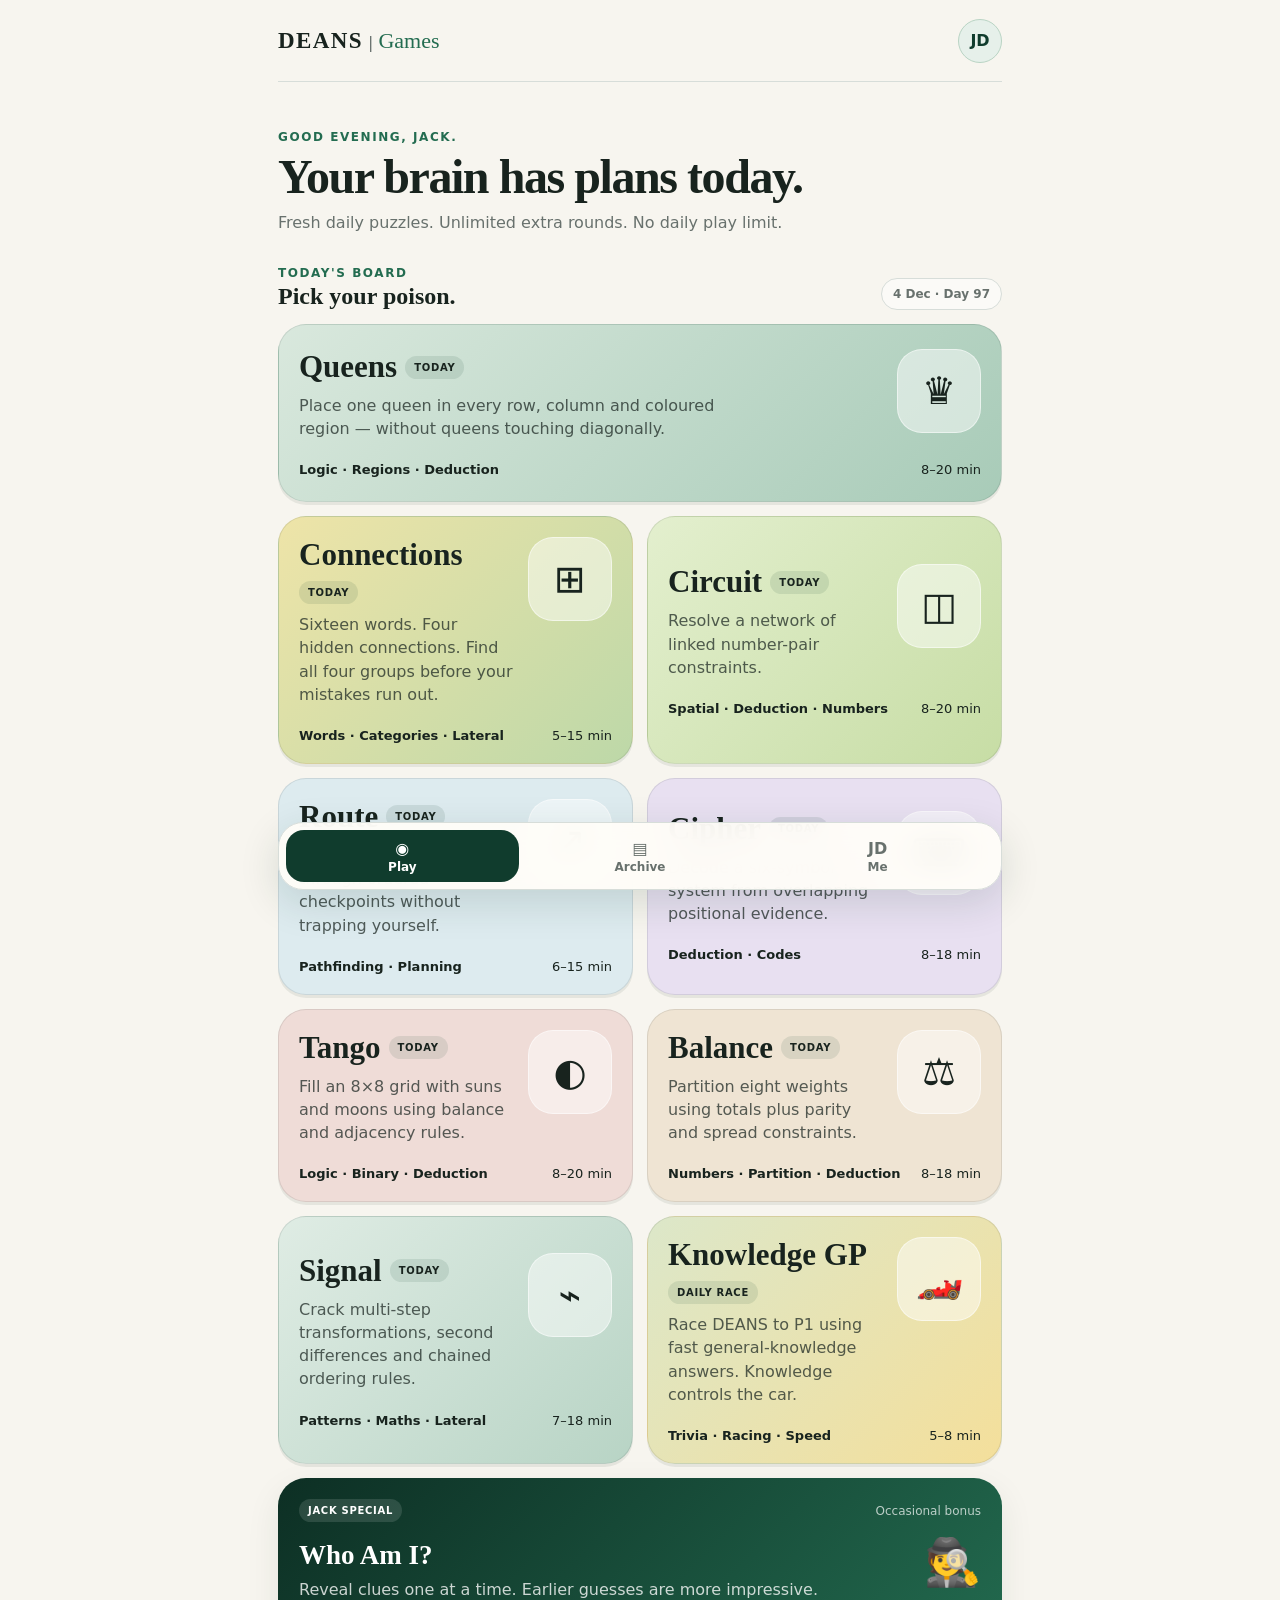
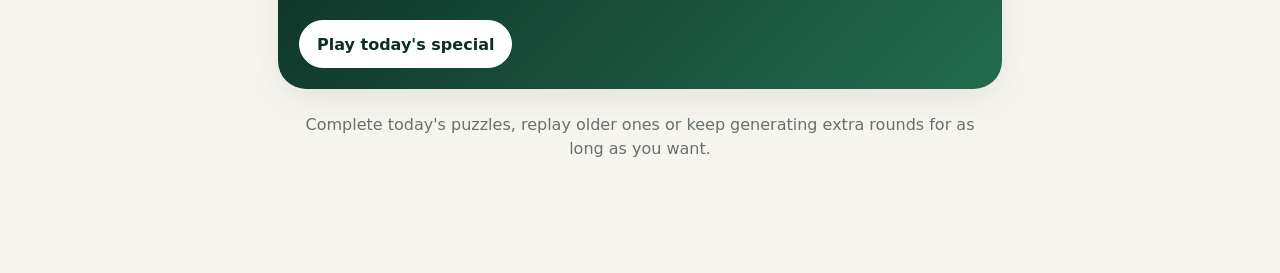
<file: index.html>
<!DOCTYPE html>
<html lang="en">
<head>
  <meta charset="UTF-8" />
  <meta name="viewport" content="width=device-width, initial-scale=1, viewport-fit=cover" />
  <meta name="theme-color" content="#103c2d" />

  <title>Deans Games</title>

  <link rel="stylesheet" href="style.css" />
</head>

<body>

<div id="app">

  <!-- ======================================================
       TOP HEADER
       ====================================================== -->

  <header class="topbar">

    <button
      id="logoButton"
      class="brand-button"
      aria-label="Go home"
    >
      <span class="brand-main">DEANS</span>
      <span class="brand-divider"> | </span>
      <span class="brand-sub">Games</span>
    </button>

    <button
      id="profileButton"
      class="avatar"
      aria-label="Open Jack's statistics"
    >
      JD
    </button>

  </header>


  <main>

    <!-- ======================================================
         HOME SCREEN
         ====================================================== -->

    <section id="homeScreen" class="screen active">

      <div class="hero-copy">

        <p id="greeting" class="eyebrow">
          Good afternoon, Jack.
        </p>

        <h1>
          Your brain has plans today.
        </h1>

        <p class="hero-sub">
          Fresh daily puzzles. Unlimited extra rounds.
          No daily play limit.
        </p>

      </div>


      <div class="section-heading">

        <div>
          <p class="eyebrow">
            TODAY'S BOARD
          </p>

          <h2>
            Pick your poison.
          </h2>
        </div>

        <span id="todayLabel" class="date-chip"></span>

      </div>


      <!-- Game cards are inserted using JavaScript -->

      <div id="gameGrid" class="game-grid"></div>


      <!-- JACK SPECIAL -->

      <section class="special-card">

        <div class="special-topline">

          <span class="mini-pill">
            JACK SPECIAL
          </span>

          <span>
            Occasional bonus
          </span>

        </div>


        <div class="special-content">

          <div>

            <h3 id="specialTitle">
              Jack Challenge
            </h3>

            <p id="specialDescription">
              A different bonus challenge appears every day.
            </p>

          </div>

          <div id="specialIcon" class="special-icon">
            🏁
          </div>

        </div>


        <button id="specialButton" class="button light">
          Play today's special
        </button>

      </section>


      <p class="home-footer-message">
        Complete today's puzzles, replay older ones or keep generating
        extra rounds for as long as you want.
      </p>

    </section>



    <!-- ======================================================
         GAME SCREEN
         ====================================================== -->

    <section id="gameScreen" class="screen">

      <div class="game-header">

        <button
          id="leaveGame"
          class="icon-button text-button"
        >
          ← Leave
        </button>


        <div class="game-title-wrap">

          <p id="gameModeLabel" class="eyebrow">
            TODAY
          </p>

          <h2 id="gameTitle">
            Game
          </h2>

        </div>


        <div class="timer-wrap">

          <span class="timer-label">
            TIME
          </span>

          <span id="timer">
            00:00
          </span>

        </div>

      </div>


      <article class="play-card">

        <div class="play-meta">

          <span
            id="difficultyChip"
            class="mini-pill green"
          >
            HARD
          </span>

          <span
            id="attemptsChip"
            class="mini-pill plain"
          >
            0 checks
          </span>

        </div>


        <h3 id="puzzlePrompt"></h3>

        <p
          id="puzzleDescription"
          class="muted"
        ></p>


        <!-- Actual interactive game appears here -->

        <div id="gameArea" class="game-area"></div>


        <!-- Feedback / hint -->

        <div
          id="feedback"
          class="feedback hidden"
          aria-live="polite"
        ></div>


        <!-- Controls -->

        <div class="game-actions">

          <button
            id="checkButton"
            class="button primary"
          >
            Check
          </button>

          <button
            id="hintButton"
            class="button secondary"
          >
            Hint
          </button>

          <button
            id="solutionButton"
            class="button secondary solution-button"
          >
            Solution
          </button>

          <button
            id="pauseButton"
            class="button secondary"
          >
            Pause
          </button>

          <button
            id="rulesButton"
            class="button secondary"
          >
            ? Rules
          </button>

          <button
            id="resetButton"
            class="button ghost wide"
          >
            Reset puzzle
          </button>

        </div>

      </article>

    </section>



    <!-- ======================================================
         PAUSE SCREEN
         ====================================================== -->

    <section id="pauseScreen" class="screen">

      <article class="center-card">

        <div class="pause-symbol">
          Ⅱ
        </div>

        <p class="eyebrow">
          PAUSED
        </p>

        <h2>
          Puzzle frozen.
        </h2>

        <p class="muted">
          Your timer has stopped.
          Your board is still waiting for you.
        </p>


        <div class="stack-actions">

          <button
            id="resumeButton"
            class="button primary"
          >
            Resume
          </button>

          <button
            id="restartFromPause"
            class="button secondary"
          >
            Restart puzzle
          </button>

          <button
            id="leaveFromPause"
            class="button ghost"
          >
            Save & leave
          </button>

        </div>

      </article>

    </section>



    <!-- ======================================================
         ARCHIVE
         ====================================================== -->

    <section id="archiveScreen" class="screen">

      <div class="page-heading">

        <p class="eyebrow">
          ARCHIVE
        </p>

        <h1>
          Nothing disappears.
        </h1>

        <p class="muted">
          Replay puzzles from previous days whenever you want.
        </p>

      </div>


      <div id="archiveList" class="archive-list"></div>

    </section>



    <!-- ======================================================
         STATS
         ====================================================== -->

    <section id="statsScreen" class="screen">

      <div class="page-heading">

        <p class="eyebrow">
          JACK'S STATS
        </p>

        <h1>
          Your puzzle record.
        </h1>

      </div>


      <div class="stats-grid">

        <article class="stat-card">

          <strong id="statSolved">
            0
          </strong>

          <span>
            Solved
          </span>

        </article>


        <article class="stat-card">

          <strong id="statBest">
            —
          </strong>

          <span>
            Best time
          </span>

        </article>


        <article class="stat-card">

          <strong id="statPerfect">
            0
          </strong>

          <span>
            Perfect solves
          </span>

        </article>


        <article class="stat-card">

          <strong id="statStreak">
            0
          </strong>

          <span>
            Day streak
          </span>

        </article>


        <article class="stat-card">

          <strong id="statPlayed">
            0
          </strong>

          <span>
            Total rounds
          </span>

        </article>


        <article class="stat-card">

          <strong>
            ∞
          </strong>

          <span>
            Daily limit
          </span>

        </article>

      </div>


      <button
        id="resetStatsButton"
        class="button ghost reset-stats"
      >
        Reset local stats
      </button>

    </section>



    <!-- ======================================================
         WIN SCREEN
         ====================================================== -->

    <section id="winScreen" class="screen">

      <div
        id="confettiLayer"
        class="confetti-layer"
        aria-hidden="true"
      ></div>


      <article class="center-card win-card">

        <div class="success-check">
          ✓
        </div>


        <p class="eyebrow">
          SOLVED
        </p>


        <h2 id="winHeadline">
          Brilliant.
        </h2>


        <p
          id="winMeta"
          class="muted"
        ></p>


        <div class="learn-box">

          <span>
            WHY IT WORKS
          </span>

          <p id="winExplanation"></p>

        </div>


        <div class="stack-actions">

          <button
            id="playAnotherButton"
            class="button primary"
          >
            Another puzzle
          </button>

          <button
            id="replayButton"
            class="button secondary"
          >
            Replay this puzzle
          </button>

          <button
            id="winHomeButton"
            class="button ghost"
          >
            Back to Deans Games
          </button>

        </div>

      </article>

    </section>

  </main>



  <!-- ======================================================
       BOTTOM NAVIGATION
       ====================================================== -->

  <nav class="bottom-nav">

    <button
      class="nav-button active"
      data-screen="homeScreen"
    >
      <span>◉</span>
      Play
    </button>


    <button
      class="nav-button"
      data-screen="archiveScreen"
    >
      <span>▤</span>
      Archive
    </button>


    <button
      class="nav-button"
      data-screen="statsScreen"
    >
      <span>JD</span>
      Me
    </button>

  </nav>



  <!-- ======================================================
       RULES POPUP
       ====================================================== -->

  <div
    id="rulesOverlay"
    class="modal-overlay hidden"
  >

    <div class="rules-modal">

      <button
        id="closeRulesButton"
        class="modal-close"
      >
        ×
      </button>


      <p class="eyebrow">
        HOW TO PLAY
      </p>


      <h2 id="rulesHeading">
        Game
      </h2>


      <div
        id="rulesBody"
        class="rules-body"
      ></div>


      <button
        id="startFromRulesButton"
        class="button primary wide"
      >
        Got it — play
      </button>

    </div>

  </div>



  <!-- ======================================================
       CONFIRM POPUP
       ====================================================== -->

  <div
    id="confirmOverlay"
    class="modal-overlay hidden"
  >

    <div class="confirm-modal">

      <h2 id="confirmTitle">
        Leave game?
      </h2>


      <p
        id="confirmText"
        class="muted"
      ></p>


      <div class="confirm-actions">

        <button
          id="confirmCancel"
          class="button secondary"
        >
          Keep playing
        </button>

        <button
          id="confirmOkay"
          class="button primary"
        >
          Leave
        </button>

      </div>

    </div>

  </div>

</div>


<script src="script.js"></script>

</body>
</html>
</file>
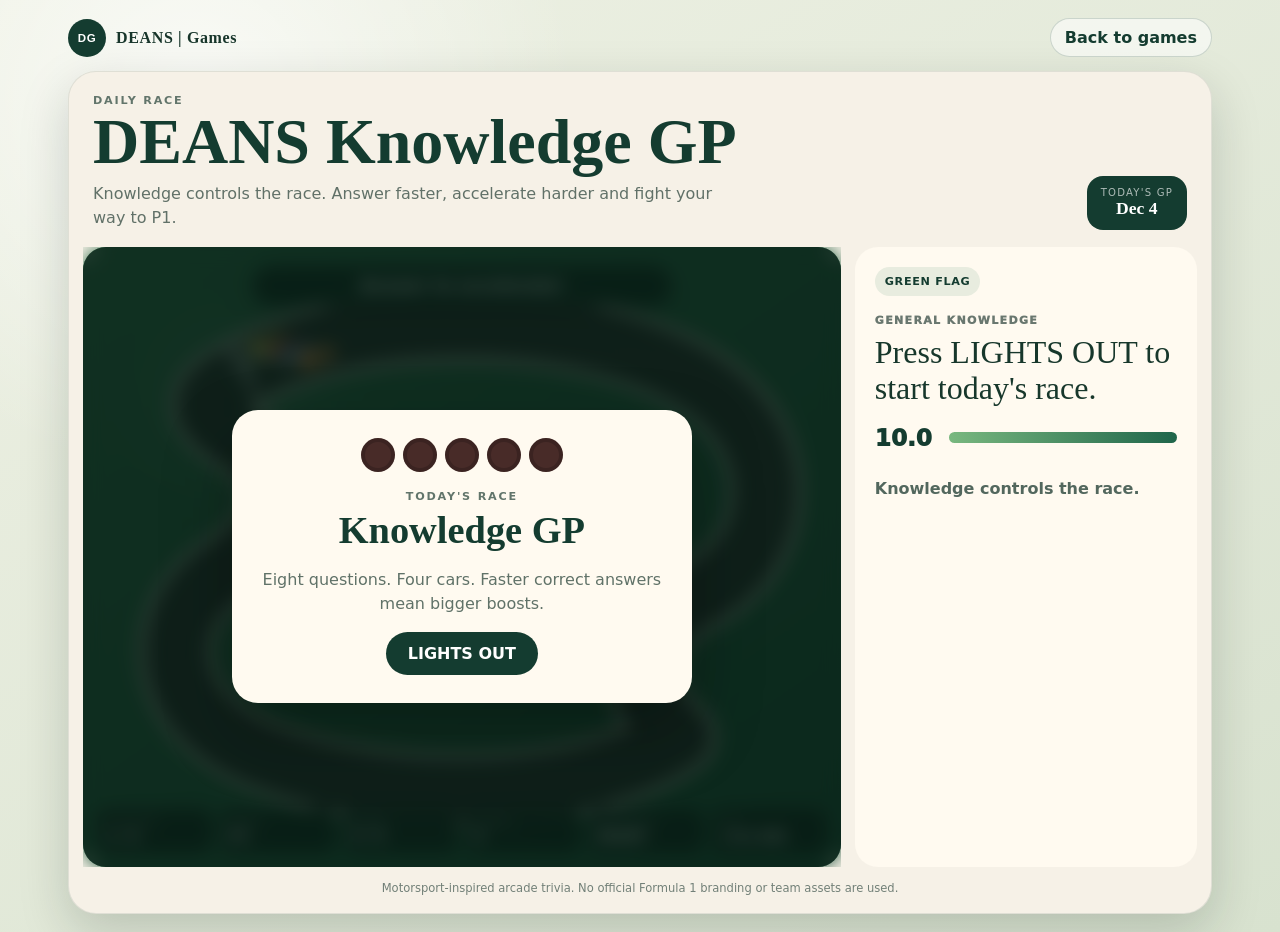
<file: knowledge-gp.html>
<!DOCTYPE html>
<html lang="en">
<head>
<meta charset="UTF-8">
<meta name="viewport" content="width=device-width, initial-scale=1.0">
<title>DEANS Knowledge GP</title>

<style>
:root{
  --forest:#143c30;
  --forest2:#0c2c22;
  --cream:#f6f1e7;
  --cream2:#ebe3d4;
  --sage:#a9c3aa;
  --asphalt:#252827;
  --asphalt2:#313634;
  --yellow:#f1d65a;
  --red:#d74a45;
  --blue:#5d89d8;
  --orange:#ef8a44;
  --white:#fffdf8;
  --shadow:0 18px 50px rgba(10,30,23,.18);
}

*{
  box-sizing:border-box;
}

html,body{
  margin:0;
  min-height:100%;
}

body{
  font-family:Inter,system-ui,-apple-system,BlinkMacSystemFont,"Segoe UI",sans-serif;
  color:#17352a;
  background:
    radial-gradient(circle at 15% 10%,rgba(255,255,255,.7),transparent 28%),
    linear-gradient(150deg,#eef1e4,#d8e2cf);
}

button{
  font:inherit;
}

.app{
  width:min(1180px,100%);
  margin:0 auto;
  padding:18px;
}

.topbar{
  display:flex;
  justify-content:space-between;
  align-items:center;
  gap:12px;
  margin-bottom:14px;
}

.brand{
  display:flex;
  align-items:center;
  gap:10px;
  font-family:Georgia,serif;
  font-weight:800;
  letter-spacing:.04em;
}

.brand-mark{
  width:38px;
  height:38px;
  display:grid;
  place-items:center;
  border-radius:50%;
  background:var(--forest);
  color:white;
  font-family:Inter,sans-serif;
  font-size:.72rem;
}

.back{
  border:1px solid rgba(20,60,48,.18);
  background:rgba(255,255,255,.55);
  color:var(--forest);
  border-radius:999px;
  padding:9px 14px;
  cursor:pointer;
  font-weight:750;
}

.hero{
  background:var(--cream);
  border:1px solid rgba(20,60,48,.1);
  border-radius:28px;
  box-shadow:var(--shadow);
  overflow:hidden;
}

.title-row{
  display:flex;
  justify-content:space-between;
  align-items:end;
  gap:18px;
  padding:22px 24px 17px;
}

.eyebrow{
  text-transform:uppercase;
  font-size:.7rem;
  letter-spacing:.16em;
  font-weight:900;
  color:#62756b;
  margin-bottom:5px;
}

h1{
  margin:0;
  font-family:Georgia,serif;
  font-size:clamp(2rem,5vw,4rem);
  line-height:.95;
  color:var(--forest);
}

.subtitle{
  margin:9px 0 0;
  max-width:650px;
  color:#617168;
  line-height:1.5;
}

.daily-chip{
  flex:none;
  background:var(--forest);
  color:white;
  border-radius:16px;
  padding:11px 14px;
  text-align:center;
}

.daily-chip small{
  display:block;
  opacity:.65;
  font-size:.63rem;
  text-transform:uppercase;
  letter-spacing:.12em;
}

.daily-chip strong{
  font-family:Georgia,serif;
  font-size:1.1rem;
}

.race-layout{
  display:grid;
  grid-template-columns:minmax(0,1.55fr) minmax(330px,.7fr);
  gap:14px;
  padding:0 14px 14px;
}

.track-card{
  position:relative;
  min-height:620px;
  border-radius:23px;
  overflow:hidden;
  background:
    radial-gradient(circle at 20% 25%,rgba(255,255,255,.07),transparent 16%),
    linear-gradient(145deg,#2e6f4a,#174c34);
}

.track-wrap{
  position:absolute;
  inset:0;
}

.track-svg{
  width:100%;
  height:100%;
  display:block;
}

.track-shadow{
  fill:none;
  stroke:#0d251b;
  stroke-width:88;
  stroke-linecap:round;
  stroke-linejoin:round;
  opacity:.34;
}

.track-border{
  fill:none;
  stroke:#e8eadc;
  stroke-width:78;
  stroke-linecap:round;
  stroke-linejoin:round;
}

.track-road{
  fill:none;
  stroke:var(--asphalt);
  stroke-width:68;
  stroke-linecap:round;
  stroke-linejoin:round;
}

.track-center{
  fill:none;
  stroke:rgba(255,255,255,.12);
  stroke-width:2;
  stroke-dasharray:8 12;
}

.start-line{
  stroke:white;
  stroke-width:7;
  stroke-dasharray:7 7;
}

.kerb-red{
  stroke:#d94b45;
  stroke-width:5;
}

.kerb-white{
  stroke:#f4f0e4;
  stroke-width:5;
}

.car-label{
  font-size:9px;
  font-weight:900;
  fill:white;
  text-anchor:middle;
  paint-order:stroke;
  stroke:#10241d;
  stroke-width:2.5px;
  stroke-linejoin:round;
}

.car-shadow{
  filter:drop-shadow(0 3px 3px rgba(0,0,0,.42));
}

.race-control{
  position:absolute;
  top:18px;
  left:50%;
  transform:translateX(-50%);
  z-index:5;
  min-width:min(420px,86%);
  border:1px solid rgba(255,255,255,.2);
  background:rgba(8,30,22,.87);
  color:white;
  padding:10px 18px;
  border-radius:999px;
  text-align:center;
  font-weight:900;
  letter-spacing:.02em;
  backdrop-filter:blur(8px);
  box-shadow:0 10px 30px rgba(0,0,0,.2);
}

.hud{
  position:absolute;
  left:14px;
  right:14px;
  bottom:14px;
  z-index:4;
  display:grid;
  grid-template-columns:repeat(6,minmax(0,1fr));
  gap:7px;
}

.hud-item{
  background:rgba(9,29,22,.88);
  color:white;
  border:1px solid rgba(255,255,255,.13);
  border-radius:12px;
  padding:8px;
  min-width:0;
  backdrop-filter:blur(8px);
}

.hud-item small{
  display:block;
  font-size:.54rem;
  opacity:.55;
  letter-spacing:.09em;
  text-transform:uppercase;
  white-space:nowrap;
}

.hud-item strong{
  display:block;
  margin-top:2px;
  font-size:.84rem;
  overflow:hidden;
  text-overflow:ellipsis;
  white-space:nowrap;
}

.speed-lines{
  position:absolute;
  inset:0;
  pointer-events:none;
  opacity:0;
  background:
    repeating-linear-gradient(
      112deg,
      transparent 0 32px,
      rgba(255,255,255,.13) 33px 35px,
      transparent 36px 66px
    );
}

.speed-lines.active{
  animation:speedFlash 1.2s ease;
}

@keyframes speedFlash{
  0%{opacity:0}
  20%{opacity:1}
  100%{opacity:0}
}

.question-card{
  display:flex;
  flex-direction:column;
  min-height:620px;
  padding:20px;
  border-radius:23px;
  background:#fffaf0;
}

.phase-badge{
  display:inline-flex;
  align-self:flex-start;
  align-items:center;
  min-height:29px;
  background:#e8ecdf;
  color:var(--forest);
  padding:5px 10px;
  border-radius:999px;
  font-weight:900;
  font-size:.7rem;
  letter-spacing:.06em;
}

.phase-badge.drs{
  background:#dce7ff;
  color:#2757a5;
}

.phase-badge.final{
  background:#ffe3b7;
  color:#8b4800;
}

.category{
  margin-top:18px;
  font-size:.69rem;
  font-weight:950;
  text-transform:uppercase;
  letter-spacing:.12em;
  color:#69776f;
}

.question{
  margin:8px 0 18px;
  font-family:Georgia,serif;
  color:#17372b;
  font-size:clamp(1.35rem,2.7vw,2rem);
  line-height:1.12;
}

.timer-row{
  display:flex;
  align-items:center;
  gap:12px;
  margin-bottom:15px;
}

.timer-number{
  width:62px;
  flex:none;
  font-size:1.45rem;
  font-weight:950;
  font-variant-numeric:tabular-nums;
  color:var(--forest);
}

.timer-track{
  height:11px;
  flex:1;
  background:#e5dfd3;
  border-radius:999px;
  overflow:hidden;
}

.timer-bar{
  width:100%;
  height:100%;
  background:linear-gradient(90deg,#79b87f,#1f654a);
  transform-origin:left;
}

.answers{
  display:grid;
  gap:8px;
}

.answer{
  width:100%;
  display:flex;
  align-items:center;
  gap:10px;
  min-height:58px;
  border:1px solid #ded7ca;
  background:white;
  color:#1c392e;
  border-radius:14px;
  padding:10px 12px;
  cursor:pointer;
  text-align:left;
  transition:.15s ease;
}

.answer:hover:not(:disabled){
  border-color:#648b78;
  transform:translateY(-1px);
}

.answer:disabled{
  cursor:default;
}

.answer.correct{
  background:#dcefd9;
  border-color:#77a66d;
}

.answer.wrong{
  background:#f6d8d4;
  border-color:#d47168;
}

.answer-letter{
  width:31px;
  height:31px;
  flex:none;
  display:grid;
  place-items:center;
  border-radius:9px;
  background:#e9eee7;
  font-weight:950;
}

.answer-feedback{
  min-height:42px;
  margin-top:12px;
  color:#52675d;
  line-height:1.35;
  font-weight:700;
}

.start-overlay,
.results-overlay{
  position:absolute;
  inset:0;
  z-index:20;
  display:flex;
  align-items:center;
  justify-content:center;
  padding:24px;
  background:rgba(8,30,22,.76);
  backdrop-filter:blur(9px);
}

.overlay-panel{
  width:min(460px,100%);
  border-radius:26px;
  background:#fffaf0;
  padding:28px;
  text-align:center;
  box-shadow:0 30px 70px rgba(0,0,0,.28);
}

.lights{
  display:flex;
  justify-content:center;
  gap:8px;
  margin-bottom:18px;
}

.light{
  width:34px;
  height:34px;
  border-radius:50%;
  background:#482b28;
  box-shadow:inset 0 0 0 4px rgba(0,0,0,.18);
}

.light.on{
  background:#ef493f;
  box-shadow:0 0 18px rgba(239,73,63,.7);
}

.overlay-panel h2{
  margin:0;
  font-family:Georgia,serif;
  font-size:2.4rem;
  color:var(--forest);
}

.overlay-panel p{
  color:#607268;
  line-height:1.5;
}

.primary{
  border:0;
  border-radius:999px;
  background:var(--forest);
  color:white;
  padding:12px 22px;
  font-weight:900;
  cursor:pointer;
}

.result-position{
  margin:10px 0;
  font-family:Georgia,serif;
  font-size:4rem;
  color:var(--forest);
  line-height:1;
}

.result-grid{
  display:grid;
  grid-template-columns:repeat(2,1fr);
  gap:8px;
  margin:18px 0;
}

.result-stat{
  padding:10px;
  border-radius:13px;
  background:#edf0e6;
}

.result-stat small{
  display:block;
  text-transform:uppercase;
  letter-spacing:.08em;
  color:#718078;
  font-size:.6rem;
}

.result-stat strong{
  display:block;
  margin-top:3px;
  color:#193d30;
}

.hidden{
  display:none!important;
}

.footer-note{
  padding:0 20px 18px;
  color:#728078;
  font-size:.72rem;
  text-align:center;
}

@media(max-width:900px){
  .race-layout{
    grid-template-columns:1fr;
  }

  .track-card,
  .question-card{
    min-height:520px;
  }

  .hud{
    grid-template-columns:repeat(3,1fr);
  }
}

@media(max-width:540px){
  .app{
    padding:8px;
  }

  .title-row{
    align-items:flex-start;
    padding:18px 16px 14px;
  }

  .daily-chip{
    display:none;
  }

  .race-layout{
    padding:0 8px 8px;
    gap:8px;
  }

  .track-card{
    min-height:420px;
  }

  .question-card{
    min-height:auto;
    padding:16px;
  }

  .hud{
    left:8px;
    right:8px;
    bottom:8px;
    gap:4px;
  }

  .hud-item{
    padding:6px;
    border-radius:9px;
  }

  .hud-item strong{
    font-size:.7rem;
  }

  .race-control{
    top:9px;
    font-size:.75rem;
  }
}
</style>

<style id="deans-gp-mobile-v2">

/* ==========================================================
   DEANS GP MOBILE V2
   ========================================================== */

html,
body {
  max-width: 100%;
  overflow-x: hidden;
}

button {
  -webkit-tap-highlight-color: transparent;
  touch-action: manipulation;
}

/* Tablet */

@media (max-width: 900px) {

  body {
    background: #e6eadc;
  }

  .app {
    width: 100%;
    padding: 10px;
  }

  .hero {
    border-radius: 22px;
  }

  .title-row {
    padding: 18px 18px 14px;
  }

  .title-row h1 {
    font-size: clamp(2rem, 8vw, 3.3rem);
  }

  .subtitle {
    max-width: 520px;
    font-size: .9rem;
  }

  .race-layout {
    display: flex;
    flex-direction: column;
    gap: 10px;
    padding: 0 10px 10px;
  }

  .track-card {
    width: 100%;
    min-height: 0;
    height: auto;
    aspect-ratio: 4 / 3;
  }

  .question-card {
    width: 100%;
    min-height: 0;
  }

}


/* ==========================================================
   PHONE
   ========================================================== */

@media (max-width: 600px) {

  body {
    background: #f1eee5;
  }

  .app {
    padding: 0;
  }

  .topbar {
    margin: 0;
    padding: 10px 12px;
    background: #f7f2e8;
  }

  .brand {
    font-size: .88rem;
  }

  .brand-mark {
    width: 32px;
    height: 32px;
    font-size: .62rem;
  }

  .back {
    padding: 7px 11px;
    font-size: .72rem;
    background: #ebe7dc;
  }

  .hero {
    border: 0;
    border-radius: 0;
    box-shadow: none;
  }


  /* --------------------------
     Compact title
     -------------------------- */

  .title-row {
    display: block;
    padding: 14px 14px 12px;
  }

  .eyebrow {
    margin-bottom: 3px;
    font-size: .58rem;
  }

  h1 {
    font-size: clamp(2rem, 10vw, 2.8rem);
    line-height: .94;
  }

  .subtitle {
    margin-top: 7px;
    max-width: 95%;
    font-size: .78rem;
    line-height: 1.35;
  }

  .daily-chip {
    display: none;
  }


  /* --------------------------
     Main layout
     -------------------------- */

  .race-layout {
    display: flex;
    flex-direction: column;
    padding: 0;
    gap: 0;
  }


  /* --------------------------
     Race broadcast
     -------------------------- */

  .track-card {
    width: 100%;
    height: auto;
    min-height: 0;
    aspect-ratio: 1.08 / 1;
    border-radius: 0;
  }

  .track-wrap {
    inset: 0;
  }

  .track-svg {
    width: 100%;
    height: 100%;
  }


  /* Race Control */

  .race-control {
    top: 8px;
    min-width: 0;
    width: auto;
    max-width: calc(100% - 28px);

    padding: 7px 12px;

    font-size: .68rem;
    line-height: 1.15;

    white-space: nowrap;
    overflow: hidden;
    text-overflow: ellipsis;
  }


  /* --------------------------
     Mobile HUD
     -------------------------- */

  .hud {
    left: 7px;
    right: 7px;
    bottom: 7px;

    display: grid;
    grid-template-columns:
      repeat(3, minmax(0, 1fr));

    gap: 4px;
  }

  .hud-item {
    min-width: 0;
    padding: 5px 6px;

    border-radius: 8px;

    background:
      rgba(5, 24, 17, .91);
  }

  .hud-item small {
    font-size: .43rem;
    letter-spacing: .06em;
  }

  .hud-item strong {
    margin-top: 1px;

    font-size: .66rem;

    white-space: nowrap;
    overflow: hidden;
    text-overflow: ellipsis;
  }


  /* --------------------------
     Make DEANS readable
     -------------------------- */

  .car-label {
    font-size: 11px;
    stroke-width: 3px;
  }


  /* --------------------------
     Question panel
     -------------------------- */

  .question-card {
    min-height: 0;

    padding:
      16px
      14px
      calc(20px + env(safe-area-inset-bottom));

    border-radius: 0;

    border-top:
      4px solid #173f32;

    background: #fffaf0;
  }

  .phase-badge {
    min-height: 25px;

    padding: 4px 9px;

    font-size: .61rem;
  }

  .category {
    margin-top: 13px;
    font-size: .6rem;
  }

  .question {
    margin:
      6px
      0
      13px;

    font-size:
      clamp(1.28rem, 6vw, 1.65rem);

    line-height: 1.12;
  }


  /* --------------------------
     Big mobile timer
     -------------------------- */

  .timer-row {
    position: sticky;
    top: 0;

    z-index: 10;

    gap: 9px;

    margin:
      0
      -4px
      13px;

    padding:
      7px
      4px;

    background:
      rgba(255, 250, 240, .96);

    backdrop-filter:
      blur(8px);
  }

  .timer-number {
    width: 55px;

    font-size: 1.35rem;

    font-weight: 950;
  }

  .timer-track {
    height: 10px;
  }


  /* --------------------------
     Thumb-friendly answers
     -------------------------- */

  .answers {
    gap: 8px;
  }

  .answer {
    min-height: 57px;

    padding: 9px 10px;

    border-radius: 13px;

    font-size: .87rem;

    line-height: 1.22;
  }

  .answer-letter {
    width: 34px;
    height: 34px;

    flex: 0 0 34px;

    border-radius: 9px;

    font-size: .8rem;
  }

  .answer:active:not(:disabled) {
    transform: scale(.985);
  }

  .answer-feedback {
    min-height: 36px;

    margin-top: 10px;

    font-size: .76rem;
  }


  /* --------------------------
     Start/results overlays
     -------------------------- */

  .start-overlay,
  .results-overlay {
    position: absolute;

    padding: 15px;
  }

  .overlay-panel {
    max-height:
      calc(100% - 20px);

    overflow-y: auto;

    padding: 20px 17px;

    border-radius: 20px;
  }

  .overlay-panel h2 {
    font-size: 2rem;
  }

  .overlay-panel p {
    margin: 9px 0 15px;

    font-size: .8rem;
    line-height: 1.35;
  }

  .lights {
    gap: 5px;
    margin-bottom: 12px;
  }

  .light {
    width: 27px;
    height: 27px;
  }

  .primary {
    min-height: 48px;

    padding: 11px 22px;

    font-size: .82rem;
  }

  .result-position {
    margin: 6px 0;

    font-size: 3rem;
  }

  .result-grid {
    gap: 6px;

    margin:
      13px
      0;
  }

  .result-stat {
    padding: 8px;
  }


  /* --------------------------
     Footer
     -------------------------- */

  .footer-note {
    padding:
      12px
      16px
      calc(14px + env(safe-area-inset-bottom));

    font-size: .61rem;
  }

}


/* ==========================================================
   SMALL PHONES
   ========================================================== */

@media (max-width: 390px) {

  .topbar {
    padding:
      8px
      10px;
  }

  .title-row {
    padding:
      11px
      12px
      10px;
  }

  h1 {
    font-size: 1.95rem;
  }

  .subtitle {
    font-size: .72rem;
  }

  .track-card {
    aspect-ratio: 1 / 1;
  }

  .race-control {
    font-size: .61rem;
  }

  .hud-item {
    padding:
      4px
      5px;
  }

  .hud-item strong {
    font-size: .61rem;
  }

  .question-card {
    padding-left: 11px;
    padding-right: 11px;
  }

  .question {
    font-size: 1.22rem;
  }

  .answer {
    min-height: 54px;
    font-size: .8rem;
  }

}


/* ==========================================================
   VERY SHORT LANDSCAPE PHONES
   ========================================================== */

@media (
  max-height: 500px
)
and (
  orientation: landscape
) {

  .title-row {
    display: none;
  }

  .race-layout {
    display: grid;
    grid-template-columns:
      minmax(0, 1.1fr)
      minmax(280px, .9fr);
  }

  .track-card {
    height:
      calc(100vh - 58px);

    aspect-ratio: auto;
  }

  .question-card {
    max-height:
      calc(100vh - 58px);

    overflow-y: auto;

    border-top: 0;
  }

  .footer-note {
    display: none;
  }

}

</style>

<style id="deans-gp-one-screen-mobile">

/* ==========================================================
   DEANS GP — ONE SCREEN PHONE MODE

   Track + question + A/B/C/D all visible together.
   ========================================================== */

@media (max-width: 600px) {

  html,
  body {
    width: 100%;
    height: 100%;
    min-height: 100%;
    overflow-x: hidden;
  }

  body {
    background: #f7f2e8;
  }

  .app {
    width: 100%;
    min-height: 100dvh;
    padding: 0;
  }


  /* --------------------------------
     VERY SMALL HEADER
     -------------------------------- */

  .topbar {
    height: 42px;
    margin: 0;
    padding: 5px 10px;

    background: #f7f2e8;
  }

  .brand {
    gap: 6px;
    font-size: .72rem;
  }

  .brand-mark {
    width: 28px;
    height: 28px;
    font-size: .52rem;
  }

  .back {
    padding: 5px 9px;
    font-size: .61rem;
  }


  /* Hide big intro on phone.

     We want the GAME itself filling
     the screen, not the title.
  */

  .title-row {
    display: none !important;
  }


  .hero {
    width: 100%;
    height: calc(100dvh - 42px);

    border: 0;
    border-radius: 0;
    box-shadow: none;

    overflow: hidden;
  }


  /* --------------------------------
     ONE SCREEN LAYOUT
     -------------------------------- */

  .race-layout {
    width: 100%;
    height: 100%;

    display: grid;

    grid-template-rows:
      minmax(0, 44%)
      minmax(0, 56%);

    gap: 0;

    padding: 0;
  }


  /* ======================================================
     TOP — TRACK
     ====================================================== */

  .track-card {
    position: relative;

    width: 100%;
    height: 100%;
    min-height: 0;

    aspect-ratio: auto;

    border-radius: 0;

    overflow: hidden;
  }

  .track-wrap {
    position: absolute;
    inset: 0;
  }

  .track-svg {
    width: 100%;
    height: 100%;

    display: block;
  }


  /* --------------------------------
     Race Control
     -------------------------------- */

  .race-control {
    top: 5px;

    min-width: 0;
    max-width: calc(100% - 18px);

    padding: 5px 10px;

    border-radius: 999px;

    font-size: .58rem;

    white-space: nowrap;
    overflow: hidden;
    text-overflow: ellipsis;
  }


  /* --------------------------------
     Compact broadcast HUD
     -------------------------------- */

  .hud {
    left: 5px;
    right: 5px;
    bottom: 5px;

    display: grid;

    grid-template-columns:
      repeat(3, minmax(0, 1fr));

    gap: 3px;
  }

  .hud-item {
    min-width: 0;

    padding: 3px 5px;

    border-radius: 7px;

    background:
      rgba(5, 25, 18, .92);
  }

  .hud-item small {
    font-size: .36rem;
    line-height: 1;

    letter-spacing: .04em;
  }

  .hud-item strong {
    margin-top: 1px;

    font-size: .55rem;
    line-height: 1.1;
  }


  /* Keep DEANS visible */

  .car-label {
    font-size: 11px;
    stroke-width: 3px;
  }


  /* ======================================================
     BOTTOM — QUESTION
     ====================================================== */

  .question-card {
    width: 100%;
    height: 100%;
    min-height: 0;

    display: flex;
    flex-direction: column;

    padding:
      8px
      10px
      max(
        8px,
        env(safe-area-inset-bottom)
      );

    border-radius: 0;

    border-top:
      3px solid #173f32;

    background: #fffaf0;

    overflow: hidden;
  }


  /* Phase + category on same compact area */

  .phase-badge {
    min-height: 19px;

    padding: 2px 7px;

    font-size: .48rem;
    line-height: 1;

    border-radius: 999px;
  }

  .category {
    margin-top: 5px;

    font-size: .48rem;
    line-height: 1;

    letter-spacing: .09em;
  }


  /* --------------------------------
     Question
     -------------------------------- */

  .question {
    margin:
      4px
      0
      5px;

    font-size:
      clamp(
        .92rem,
        4.1vw,
        1.13rem
      );

    line-height: 1.06;

    display: -webkit-box;

    -webkit-line-clamp: 3;
    -webkit-box-orient: vertical;

    overflow: hidden;
  }


  /* --------------------------------
     Timer
     -------------------------------- */

  .timer-row {
    position: static;

    flex: 0 0 auto;

    gap: 7px;

    margin:
      0
      0
      6px;

    padding: 0;

    background: transparent;

    backdrop-filter: none;
  }

  .timer-number {
    width: 43px;

    font-size: .94rem;
    line-height: 1;

    font-weight: 950;
  }

  .timer-track {
    height: 7px;
  }


  /* ======================================================
     FOUR ANSWERS ALWAYS VISIBLE
     ====================================================== */

  .answers {
    flex: 1 1 auto;

    min-height: 0;

    display: grid;

    grid-template-columns:
      repeat(2, minmax(0, 1fr));

    grid-template-rows:
      repeat(2, minmax(0, 1fr));

    gap: 5px;
  }

  .answer {
    width: 100%;
    height: 100%;

    min-height: 0;

    padding: 5px 6px;

    display: flex;
    align-items: center;

    border-radius: 9px;

    font-size:
      clamp(
        .64rem,
        2.8vw,
        .78rem
      );

    line-height: 1.08;

    overflow: hidden;
  }

  .answer-letter {
    width: 25px;
    height: 25px;

    flex:
      0
      0
      25px;

    border-radius: 7px;

    font-size: .62rem;
  }

  .answer span:last-child {
    display: -webkit-box;

    -webkit-line-clamp: 2;
    -webkit-box-orient: vertical;

    overflow: hidden;
  }


  /* --------------------------------
     Feedback
     -------------------------------- */

  .answer-feedback {
    flex: 0 0 auto;

    min-height: 16px;

    margin-top: 4px;

    font-size: .55rem;
    line-height: 1.1;
  }


  /* --------------------------------
     Start + results
     -------------------------------- */

  .start-overlay,
  .results-overlay {
    padding: 10px;
  }

  .overlay-panel {
    width: min(340px, 94%);

    max-height: 94%;

    padding: 15px;

    border-radius: 18px;

    overflow-y: auto;
  }

  .overlay-panel h2 {
    font-size: 1.7rem;
  }

  .overlay-panel p {
    margin: 7px 0 12px;

    font-size: .7rem;
  }

  .lights {
    margin-bottom: 9px;
  }

  .light {
    width: 23px;
    height: 23px;
  }

  .primary {
    min-height: 42px;

    padding: 8px 18px;

    font-size: .72rem;
  }


  /* Footer would waste game space */

  .footer-note {
    display: none;
  }

}


/* ==========================================================
   SHORTER PHONES
   ========================================================== */

@media
(max-width: 600px)
and
(max-height: 750px) {

  .topbar {
    height: 36px;
  }

  .brand-mark {
    width: 24px;
    height: 24px;
  }

  .hero {
    height:
      calc(100dvh - 36px);
  }

  .race-layout {
    grid-template-rows:
      minmax(0, 42%)
      minmax(0, 58%);
  }

  .question-card {
    padding:
      6px
      8px
      max(
        6px,
        env(safe-area-inset-bottom)
      );
  }

  .question {
    font-size: .88rem;

    margin:
      3px
      0
      4px;
  }

  .phase-badge {
    min-height: 17px;

    font-size: .43rem;
  }

  .category {
    margin-top: 3px;

    font-size: .43rem;
  }

  .timer-row {
    margin-bottom: 4px;
  }

  .timer-number {
    font-size: .82rem;
  }

  .answer {
    padding: 3px 5px;

    font-size: .62rem;
  }

  .answer-letter {
    width: 22px;
    height: 22px;

    flex-basis: 22px;
  }

  .answer-feedback {
    margin-top: 2px;

    font-size: .5rem;
  }

}


/* ==========================================================
   TALL MODERN PHONES
   Give slightly more room to the race.
   ========================================================== */

@media
(max-width: 600px)
and
(min-height: 850px) {

  .race-layout {
    grid-template-rows:
      minmax(0, 47%)
      minmax(0, 53%);
  }

  .question {
    font-size:
      clamp(
        1rem,
        4.4vw,
        1.2rem
      );
  }

  .answer {
    font-size:
      clamp(
        .7rem,
        3vw,
        .82rem
      );
  }

}

</style>
</head>

<body>

<div class="app">

  <div class="topbar">
    <div class="brand">
      <div class="brand-mark">DG</div>
      <span>DEANS | Games</span>
    </div>

    <button class="back" onclick="location.href='index.html'">
      Back to games
    </button>
  </div>

  <main class="hero">

    <section class="title-row">

      <div>
        <div class="eyebrow">Daily race</div>
        <h1>DEANS Knowledge GP</h1>
        <p class="subtitle">
          Knowledge controls the race. Answer faster, accelerate harder and fight your way to P1.
        </p>
      </div>

      <div class="daily-chip">
        <small>Today's GP</small>
        <strong id="dateLabel">Daily</strong>
      </div>

    </section>

    <section class="race-layout">

      <div class="track-card">

        <div id="raceControl" class="race-control">
          Answer to accelerate!
        </div>

        <div id="speedLines" class="speed-lines"></div>

        <div class="track-wrap">

          <svg
            class="track-svg"
            id="trackSvg"
            viewBox="0 0 800 620"
            preserveAspectRatio="xMidYMid meet"
          >

            <defs>
              <filter id="carGlow">
                <feGaussianBlur stdDeviation="2" result="blur"/>
                <feMerge>
                  <feMergeNode in="blur"/>
                  <feMergeNode in="SourceGraphic"/>
                </feMerge>
              </filter>
            </defs>

            <path
              class="track-shadow"
              d="M170 115
                 C290 48 530 48 650 125
                 C750 190 738 305 650 350
                 C582 385 570 448 630 500
                 C530 570 320 573 190 520
                 C80 476 72 374 150 324
                 C220 280 225 222 165 185
                 C118 156 122 139 170 115 Z"
            />

            <path
              class="track-border"
              d="M170 115
                 C290 48 530 48 650 125
                 C750 190 738 305 650 350
                 C582 385 570 448 630 500
                 C530 570 320 573 190 520
                 C80 476 72 374 150 324
                 C220 280 225 222 165 185
                 C118 156 122 139 170 115 Z"
            />

            <path
              class="track-road"
              d="M170 115
                 C290 48 530 48 650 125
                 C750 190 738 305 650 350
                 C582 385 570 448 630 500
                 C530 570 320 573 190 520
                 C80 476 72 374 150 324
                 C220 280 225 222 165 185
                 C118 156 122 139 170 115 Z"
            />

            <path
              id="trackPath"
              class="track-center"
              d="M170 115
                 C290 48 530 48 650 125
                 C750 190 738 305 650 350
                 C582 385 570 448 630 500
                 C530 570 320 573 190 520
                 C80 476 72 374 150 324
                 C220 280 225 222 165 185
                 C118 156 122 139 170 115 Z"
            />

            <line
              x1="154"
              y1="92"
              x2="183"
              y2="137"
              class="start-line"
            />

            <g id="car0" class="car-shadow">
              <g>
                <rect x="-11" y="-18" width="22" height="36" rx="7" fill="#f1d65a"/>
                <rect x="-7" y="-12" width="14" height="11" rx="3" fill="#163b30"/>
                <path d="M-9 -18 L0 -25 L9 -18 Z" fill="#f1d65a"/>
                <rect x="-16" y="-13" width="5" height="10" rx="2" fill="#111"/>
                <rect x="11" y="-13" width="5" height="10" rx="2" fill="#111"/>
                <rect x="-16" y="6" width="5" height="10" rx="2" fill="#111"/>
                <rect x="11" y="6" width="5" height="10" rx="2" fill="#111"/>
                <rect x="-15" y="15" width="30" height="4" rx="2" fill="#f1d65a"/>
              </g>
              <text class="car-label" x="0" y="32">DEANS</text>
            </g>

            <g id="car1" class="car-shadow">
              <g>
                <rect x="-10" y="-17" width="20" height="34" rx="7" fill="#d74a45"/>
                <rect x="-6" y="-11" width="12" height="10" rx="3" fill="#192b27"/>
                <path d="M-8 -17 L0 -23 L8 -17 Z" fill="#d74a45"/>
                <rect x="-15" y="-12" width="5" height="9" rx="2" fill="#111"/>
                <rect x="10" y="-12" width="5" height="9" rx="2" fill="#111"/>
                <rect x="-15" y="6" width="5" height="9" rx="2" fill="#111"/>
                <rect x="10" y="6" width="5" height="9" rx="2" fill="#111"/>
              </g>
              <text class="car-label" x="0" y="30">R1</text>
            </g>

            <g id="car2" class="car-shadow">
              <g>
                <rect x="-10" y="-17" width="20" height="34" rx="7" fill="#5d89d8"/>
                <rect x="-6" y="-11" width="12" height="10" rx="3" fill="#192b27"/>
                <path d="M-8 -17 L0 -23 L8 -17 Z" fill="#5d89d8"/>
                <rect x="-15" y="-12" width="5" height="9" rx="2" fill="#111"/>
                <rect x="10" y="-12" width="5" height="9" rx="2" fill="#111"/>
                <rect x="-15" y="6" width="5" height="9" rx="2" fill="#111"/>
                <rect x="10" y="6" width="5" height="9" rx="2" fill="#111"/>
              </g>
              <text class="car-label" x="0" y="30">R2</text>
            </g>

            <g id="car3" class="car-shadow">
              <g>
                <rect x="-10" y="-17" width="20" height="34" rx="7" fill="#ef8a44"/>
                <rect x="-6" y="-11" width="12" height="10" rx="3" fill="#192b27"/>
                <path d="M-8 -17 L0 -23 L8 -17 Z" fill="#ef8a44"/>
                <rect x="-15" y="-12" width="5" height="9" rx="2" fill="#111"/>
                <rect x="10" y="-12" width="5" height="9" rx="2" fill="#111"/>
                <rect x="-15" y="6" width="5" height="9" rx="2" fill="#111"/>
                <rect x="10" y="6" width="5" height="9" rx="2" fill="#111"/>
              </g>
              <text class="car-label" x="0" y="30">R3</text>
            </g>

          </svg>

        </div>

        <div class="hud">

          <div class="hud-item">
            <small>Question</small>
            <strong id="hudQuestion">1 / 8</strong>
          </div>

          <div class="hud-item">
            <small>DEANS</small>
            <strong id="hudPosition">P4</strong>
          </div>

          <div class="hud-item">
            <small>Score</small>
            <strong id="hudScore">0 / 8</strong>
          </div>

          <div class="hud-item">
            <small>Streak</small>
            <strong id="hudStreak">0</strong>
          </div>

          <div class="hud-item">
            <small>Last boost</small>
            <strong id="hudBoost">READY</strong>
          </div>

          <div class="hud-item">
            <small>Gap</small>
            <strong id="hudGap">+0.0 SEC</strong>
          </div>

        </div>

        <div id="startOverlay" class="start-overlay">

          <div class="overlay-panel">

            <div class="lights">
              <div class="light" id="light1"></div>
              <div class="light" id="light2"></div>
              <div class="light" id="light3"></div>
              <div class="light" id="light4"></div>
              <div class="light" id="light5"></div>
            </div>

            <div class="eyebrow">Today's race</div>

            <h2>Knowledge GP</h2>

            <p>
              Eight questions. Four cars. Faster correct answers mean bigger boosts.
            </p>

            <button class="primary" id="startBtn">
              LIGHTS OUT
            </button>

          </div>

        </div>

        <div id="resultsOverlay" class="results-overlay hidden">

          <div class="overlay-panel">

            <div class="eyebrow">Race result</div>

            <h2 id="resultTitle">DEANS WINS!</h2>

            <div id="resultPosition" class="result-position">
              P1
            </div>

            <div class="result-grid">

              <div class="result-stat">
                <small>Correct</small>
                <strong id="resultCorrect">0 / 8</strong>
              </div>

              <div class="result-stat">
                <small>Fastest</small>
                <strong id="resultFastest">--</strong>
              </div>

              <div class="result-stat">
                <small>Best streak</small>
                <strong id="resultStreak">0</strong>
              </div>

              <div class="result-stat">
                <small>Daily streak</small>
                <strong id="resultDaily">1</strong>
              </div>

            </div>

            <button class="primary" id="replayBtn">
              RACE AGAIN
            </button>

          </div>

        </div>

      </div>

      <aside class="question-card">

        <div id="phaseBadge" class="phase-badge">
          GREEN FLAG
        </div>

        <div id="category" class="category">
          GENERAL KNOWLEDGE
        </div>

        <div id="question" class="question">
          Press LIGHTS OUT to start today's race.
        </div>

        <div class="timer-row">

          <div id="timerNumber" class="timer-number">
            10.0
          </div>

          <div class="timer-track">
            <div id="timerBar" class="timer-bar"></div>
          </div>

        </div>

        <div id="answers" class="answers"></div>

        <div id="answerFeedback" class="answer-feedback">
          Knowledge controls the race.
        </div>

      </aside>

    </section>

    <div class="footer-note">
      Motorsport-inspired arcade trivia. No official Formula 1 branding or team assets are used.
    </div>

  </main>

</div>

<script>
"use strict";

/* =========================================================
   QUESTION BANK
   ========================================================= */

const QUESTION_BANK = [

  {
    category:"GENERAL KNOWLEDGE",
    q:"Which metal has the chemical symbol Au?",
    a:["Silver","Gold","Copper","Aluminium"],
    correct:1
  },

  {
    category:"GENERAL KNOWLEDGE",
    q:"What is the largest ocean on Earth?",
    a:["Atlantic","Indian","Pacific","Arctic"],
    correct:2
  },

  {
    category:"GENERAL KNOWLEDGE",
    q:"Which language has the most native speakers worldwide?",
    a:["English","Spanish","Mandarin Chinese","Hindi"],
    correct:2
  },

  {
    category:"MOTORSPORT",
    q:"Which circuit is famous for Eau Rouge and Raidillon?",
    a:["Monza","Silverstone","Spa-Francorchamps","Suzuka"],
    correct:2
  },

  {
    category:"MOTORSPORT",
    q:"In circuit racing, what does a chequered flag normally signal?",
    a:["Safety car","Race finished","Pit lane closed","Wet track"],
    correct:1
  },

  {
    category:"MOTORSPORT",
    q:"Which country hosts the Monaco Grand Prix?",
    a:["France","Italy","Monaco","Spain"],
    correct:2
  },

  {
    category:"HISTORY",
    q:"Which ancient civilisation built Machu Picchu?",
    a:["Maya","Inca","Aztec","Roman"],
    correct:1
  },

  {
    category:"HISTORY",
    q:"In which year did the Berlin Wall fall?",
    a:["1979","1985","1989","1993"],
    correct:2
  },

  {
    category:"HISTORY",
    q:"Who was the first human to walk on the Moon?",
    a:["Buzz Aldrin","Neil Armstrong","Yuri Gagarin","John Glenn"],
    correct:1
  },

  {
    category:"GAME OF THRONES",
    q:"What is the name of Arya Stark's sword?",
    a:["Oathkeeper","Longclaw","Needle","Heartsbane"],
    correct:2
  },

  {
    category:"GAME OF THRONES",
    q:"Which house uses the words 'Winter Is Coming'?",
    a:["Lannister","Stark","Baratheon","Tyrell"],
    correct:1
  },

  {
    category:"GAME OF THRONES",
    q:"What is the capital of the Seven Kingdoms for most of the series?",
    a:["Winterfell","Oldtown","King's Landing","Dragonstone"],
    correct:2
  },

  {
    category:"GEOGRAPHY",
    q:"Which river runs through Budapest?",
    a:["Rhine","Danube","Seine","Thames"],
    correct:1
  },

  {
    category:"GEOGRAPHY",
    q:"Which country has the city of Marrakech?",
    a:["Morocco","Portugal","Jordan","Egypt"],
    correct:0
  },

  {
    category:"GEOGRAPHY",
    q:"Mount Kilimanjaro is in which country?",
    a:["Kenya","Tanzania","Uganda","Ethiopia"],
    correct:1
  },

  {
    category:"MOVIES & TV",
    q:"In The Matrix, which colour pill does Neo take?",
    a:["Blue","Green","Red","White"],
    correct:2
  },

  {
    category:"MOVIES & TV",
    q:"Which fictional archaeologist is famous for carrying a whip?",
    a:["Ethan Hunt","Indiana Jones","John McClane","Rick Deckard"],
    correct:1
  },

  {
    category:"MOVIES & TV",
    q:"What is the name of the coffee shop in Friends?",
    a:["Central Perk","Daily Grind","Monk's Cafe","Java House"],
    correct:0
  },

  {
    category:"SPORT",
    q:"How many players does a football team normally have on the pitch?",
    a:["9","10","11","12"],
    correct:2
  },

  {
    category:"SPORT",
    q:"In tennis, what word represents a score of zero?",
    a:["Nil","Blank","Love","Duck"],
    correct:2
  },

  {
    category:"SPORT",
    q:"Which sport uses the terms birdie, eagle and bogey?",
    a:["Cricket","Golf","Baseball","Badminton"],
    correct:1
  },

  {
    category:"SCIENCE",
    q:"Which planet is known for its prominent ring system?",
    a:["Mars","Venus","Saturn","Mercury"],
    correct:2
  },

  {
    category:"SCIENCE",
    q:"What gas do plants absorb from the atmosphere?",
    a:["Oxygen","Hydrogen","Carbon dioxide","Helium"],
    correct:2
  },

  {
    category:"SCIENCE",
    q:"Which part of a cell contains most of its genetic material?",
    a:["Nucleus","Membrane","Cytoplasm","Ribosome"],
    correct:0
  },

  {
    category:"MUSIC & POP CULTURE",
    q:"Which instrument normally has 88 keys?",
    a:["Violin","Piano","Trumpet","Guitar"],
    correct:1
  },

  {
    category:"MUSIC & POP CULTURE",
    q:"Which band released the album Abbey Road?",
    a:["Queen","The Beatles","Oasis","U2"],
    correct:1
  },

  {
    category:"MUSIC & POP CULTURE",
    q:"Which singer is associated with the album 21?",
    a:["Adele","Rihanna","Beyonce","Dua Lipa"],
    correct:0
  },

  {
    category:"LOGIC",
    q:"If every Zorp is a Blip and every Blip is a Nax, every Zorp must be what?",
    a:["A Nax","Not a Nax","A Blip only","Impossible to know"],
    correct:0
  },

  {
    category:"LOGIC",
    q:"What comes next: 2, 6, 12, 20, 30, ?",
    a:["36","40","42","44"],
    correct:2
  },

  {
    category:"LOGIC",
    q:"A clock shows 3:00. What is the angle between the hour and minute hands?",
    a:["45 degrees","60 degrees","90 degrees","120 degrees"],
    correct:2
  },

  {
    category:"GENERAL KNOWLEDGE",
    q:"Which country gifted the Statue of Liberty to the United States?",
    a:["France","Spain","Italy","Canada"],
    correct:0
  },

  {
    category:"GEOGRAPHY",
    q:"Which is the smallest country in the world by area?",
    a:["Monaco","Malta","Vatican City","Liechtenstein"],
    correct:2
  },

  {
    category:"HISTORY",
    q:"The ancient city of Pompeii was buried by which volcano?",
    a:["Etna","Vesuvius","Stromboli","Olympus"],
    correct:1
  },

  {
    category:"SCIENCE",
    q:"What is the fastest land animal?",
    a:["Lion","Greyhound","Cheetah","Pronghorn"],
    correct:2
  },

  {
    category:"SPORT",
    q:"How many rings are on the Olympic symbol?",
    a:["4","5","6","7"],
    correct:1
  },

  {
    category:"MOVIES & TV",
    q:"Which film series features the fictional school Hogwarts?",
    a:["Twilight","Harry Potter","The Hunger Games","Narnia"],
    correct:1
  },

  {
    category:"MOTORSPORT",
    q:"What does a pit stop usually allow a racing team to change most quickly?",
    a:["Engine block","Tyres","Steering wheel","Chassis"],
    correct:1
  },

  {
    category:"GAME OF THRONES",
    q:"Which substance can kill White Walkers?",
    a:["Iron","Dragonglass","Silver","Wildfire only"],
    correct:1
  },

  {
    category:"LOGIC",
    q:"If you overtake the person in second place, what position are you now in?",
    a:["First","Second","Third","It depends"],
    correct:1
  },

  {
    category:"GENERAL KNOWLEDGE",
    q:"Which board game has properties such as Mayfair and Park Lane in its UK edition?",
    a:["Cluedo","Risk","Monopoly","Scrabble"],
    correct:2
  }

];


/* =========================================================
   DAILY RANDOM
   ========================================================= */

function dateKey(){
  const d = new Date();
  const y = d.getFullYear();
  const m = String(d.getMonth()+1).padStart(2,"0");
  const day = String(d.getDate()).padStart(2,"0");
  return y + "-" + m + "-" + day;
}

function hashString(str){
  let h = 2166136261;

  for(let i=0;i<str.length;i++){
    h ^= str.charCodeAt(i);
    h = Math.imul(h,16777619);
  }

  return h >>> 0;
}

function seededRandom(seed){
  let x = seed >>> 0;

  return function(){
    x += 0x6D2B79F5;

    let t = x;

    t = Math.imul(t ^ (t >>> 15), t | 1);
    t ^= t + Math.imul(t ^ (t >>> 7), t | 61);

    return ((t ^ (t >>> 14)) >>> 0) / 4294967296;
  };
}

function dailyQuestions(){
  const rng = seededRandom(hashString("DEANS-GP-" + dateKey()));

  const pool = QUESTION_BANK.map((q,i)=>({q,i}));

  for(let i=pool.length-1;i>0;i--){
    const j = Math.floor(rng()*(i+1));
    [pool[i],pool[j]] = [pool[j],pool[i]];
  }

  const chosen = [];
  const usedCategories = new Set();

  for(const item of pool){
    if(!usedCategories.has(item.q.category)){
      chosen.push(item.q);
      usedCategories.add(item.q.category);
    }

    if(chosen.length===8) break;
  }

  if(chosen.length<8){
    for(const item of pool){
      if(!chosen.includes(item.q)){
        chosen.push(item.q);
      }

      if(chosen.length===8) break;
    }
  }

  return chosen;
}


/* =========================================================
   DOM
   ========================================================= */

const $ = selector => document.querySelector(selector);

const trackPath = $("#trackPath");
const trackLength = trackPath.getTotalLength();

const carEls = [
  $("#car0"),
  $("#car1"),
  $("#car2"),
  $("#car3")
];

const laneOffsets = [-12,-4,5,13];

const state = {
  questions:dailyQuestions(),
  questionIndex:0,
  correct:0,
  streak:0,
  bestStreak:0,
  fastest:null,
  answered:false,
  phase:"idle",
  questionStarted:0,
  questionDuration:10,
  timerRAF:null,
  raceRAF:null,
  lastBoost:"READY",
  positions:[0.018,0.025,0.032,0.039],
  targetPositions:[0.018,0.025,0.032,0.039],
  raceAnimating:false,
  finalPosition:4
};

$("#dateLabel").textContent =
  new Date().toLocaleDateString(undefined,{
    day:"numeric",
    month:"short"
  });


/* =========================================================
   TRACK PHYSICS
   Cars are positioned from SVG path geometry.
   Rotation follows the local path tangent.
   ========================================================= */

function placeCar(index,progress){

  const wrapped =
    ((progress % 1) + 1) % 1;

  const distance =
    wrapped * trackLength;

  const p =
    trackPath.getPointAtLength(distance);

  const p2 =
    trackPath.getPointAtLength(
      Math.min(trackLength,distance+2)
    );

  const dx = p2.x-p.x;
  const dy = p2.y-p.y;

  const mag =
    Math.sqrt(dx*dx+dy*dy) || 1;

  const nx = -dy/mag;
  const ny = dx/mag;

  const offset =
    laneOffsets[index];

  const x =
    p.x + nx*offset;

  const y =
    p.y + ny*offset;

  /*
   * Car artwork points upward.
   * atan2 gives travel direction measured from +X.
   * +90 aligns the car's nose with the tangent.
   */

  const angle =
    Math.atan2(dy,dx)*180/Math.PI + 90;

  carEls[index].setAttribute(
    "transform",
    "translate(" +
      x.toFixed(2) +
      " " +
      y.toFixed(2) +
    ") rotate(" +
      angle.toFixed(2) +
    ")"
  );
}

function renderCars(){
  state.positions.forEach((p,i)=>placeCar(i,p));
}

renderCars();


/* =========================================================
   POSITION / GAP
   ========================================================= */

function standings(){

  return state.positions
    .map((progress,index)=>({
      index,
      progress
    }))
    .sort((a,b)=>b.progress-a.progress);

}

function deansPosition(){

  const order = standings();

  return (
    order.findIndex(
      item=>item.index===0
    ) + 1
  );

}

function updateHud(){

  const pos =
    deansPosition();

  $("#hudQuestion").textContent =
    Math.min(state.questionIndex+1,state.questions.length) +
    " / " +
    state.questions.length;

  $("#hudPosition").textContent =
    "P" + pos;

  $("#hudScore").textContent =
    state.correct +
    " / " +
    state.questions.length;

  $("#hudStreak").textContent =
    state.streak > 1
      ? state.streak + " FIRE"
      : String(state.streak);

  $("#hudBoost").textContent =
    state.lastBoost;

  const order =
    standings();

  const leader =
    order[0];

  if(leader.index===0){

    $("#hudGap").textContent =
      "LEADING";

  }else{

    const gap =
      Math.max(
        0,
        (leader.progress-state.positions[0])*28
      );

    $("#hudGap").textContent =
      "+" + gap.toFixed(1) + " SEC";

  }

}

updateHud();


/* =========================================================
   QUESTION UI
   ========================================================= */

function loadQuestion(){

  if(state.questionIndex>=state.questions.length){
    finishRace();
    return;
  }

  state.phase="question";
  state.answered=false;

  const q =
    state.questions[state.questionIndex];

  const final =
    state.questionIndex === state.questions.length-1;

  const drs =
    !final &&
    (
      state.questionIndex===2 ||
      state.questionIndex===5
    );

  const badge =
    $("#phaseBadge");

  badge.className =
    "phase-badge" +
    (final ? " final" : drs ? " drs" : "");

  badge.textContent =
    final
      ? "FINAL LAP"
      : drs
        ? "DRS ZONE"
        : "GREEN FLAG";

  $("#category").textContent =
    q.category;

  $("#question").textContent =
    q.q;

  $("#answerFeedback").textContent =
    final
      ? "Final lap. Everything counts."
      : drs
        ? "DRS active. Correct answers earn an extra boost."
        : "Answer quickly to accelerate.";

  const answers =
    $("#answers");

  answers.innerHTML="";

  const letters =
    ["A","B","C","D"];

  q.a.forEach((answer,index)=>{

    const button =
      document.createElement("button");

    button.className =
      "answer";

    button.innerHTML =
      '<span class="answer-letter">' +
      letters[index] +
      '</span><span>' +
      answer +
      '</span>';

    button.addEventListener(
      "click",
      ()=>answerQuestion(index,button)
    );

    answers.appendChild(button);

  });

  state.questionDuration =
    final ? 7 : 10;

  state.questionStarted =
    performance.now();

  startQuestionTimer();

  if(final){
    setRaceControl("FINAL LAP!");
  }else if(drs){
    setRaceControl("DRS ZONE - nail this answer!");
  }else{
    setRaceControl("Answer to accelerate!");
  }

  updateHud();

}


/* =========================================================
   TIMER
   ========================================================= */

function startQuestionTimer(){

  cancelAnimationFrame(
    state.timerRAF
  );

  const total =
    state.questionDuration*1000;

  function tick(now){

    if(
      state.phase!=="question" ||
      state.answered
    ){
      return;
    }

    const elapsed =
      now-state.questionStarted;

    const remaining =
      Math.max(
        0,
        total-elapsed
      );

    $("#timerNumber").textContent =
      (remaining/1000).toFixed(1);

    $("#timerBar").style.transform =
      "scaleX(" +
      (remaining/total) +
      ")";

    if(remaining<=0){

      timeoutQuestion();

      return;

    }

    state.timerRAF =
      requestAnimationFrame(tick);

  }

  state.timerRAF =
    requestAnimationFrame(tick);

}


/* =========================================================
   ANSWER
   ========================================================= */

function answerQuestion(
  answerIndex,
  clickedButton
){

  if(
    state.phase!=="question" ||
    state.answered
  ){
    return;
  }

  state.answered=true;

  cancelAnimationFrame(
    state.timerRAF
  );

  const q =
    state.questions[
      state.questionIndex
    ];

  const elapsed =
    Math.min(
      state.questionDuration,
      (performance.now()-state.questionStarted)/1000
    );

  const buttons =
    [...document.querySelectorAll(".answer")];

  buttons.forEach(
    button=>button.disabled=true
  );

  buttons[q.correct]
    .classList.add("correct");

  const correct =
    answerIndex===q.correct;

  if(!correct){
    clickedButton.classList.add("wrong");
  }

  processResult(
    correct,
    elapsed
  );

}

function timeoutQuestion(){

  if(state.answered){
    return;
  }

  state.answered=true;

  const q =
    state.questions[
      state.questionIndex
    ];

  const buttons =
    [...document.querySelectorAll(".answer")];

  buttons.forEach(
    button=>button.disabled=true
  );

  buttons[q.correct]
    .classList.add("correct");

  $("#timerNumber").textContent =
    "0.0";

  $("#timerBar").style.transform =
    "scaleX(0)";

  processResult(
    false,
    state.questionDuration,
    true
  );

}


/* =========================================================
   BOOST LOGIC
   ========================================================= */

function boostForTime(
  elapsed,
  correct
){

  if(!correct){

    return {
      name:"NO BOOST",
      amount:.042,
      message:"Rivals gaining!"
    };

  }

  if(elapsed<=3){

    return {
      name:"MEGA BOOST",
      amount:.132,
      message:"DEANS is flying!"
    };

  }

  if(elapsed<=6){

    return {
      name:"DRS BOOST",
      amount:.108,
      message:"DEANS closes the gap!"
    };

  }

  if(elapsed<=9){

    return {
      name:"NORMAL BOOST",
      amount:.088,
      message:"Good drive from DEANS!"
    };

  }

  return {
    name:"SMALL BOOST",
    amount:.072,
    message:"Just in time!"
  };

}

function processResult(
  correct,
  elapsed,
  timedOut=false
){

  state.phase =
    "race";

  const final =
    state.questionIndex ===
    state.questions.length-1;

  const drs =
    !final &&
    (
      state.questionIndex===2 ||
      state.questionIndex===5
    );

  const boost =
    boostForTime(
      elapsed,
      correct
    );

  if(correct){

    state.correct++;
    state.streak++;

    state.bestStreak =
      Math.max(
        state.bestStreak,
        state.streak
      );

    if(
      state.fastest===null ||
      elapsed<state.fastest
    ){
      state.fastest=elapsed;
    }

  }else{

    state.streak=0;

  }

  let deansMove =
    boost.amount;

  if(drs && correct){
    deansMove *= 1.24;
  }

  if(final && correct){
    deansMove *= 1.18;
  }

  state.lastBoost =
    timedOut
      ? "TIME OUT"
      : boost.name;

  $("#answerFeedback").textContent =
    timedOut
      ? "Time out. The rivals keep pushing."
      : correct
        ? boost.name + " - " + elapsed.toFixed(1) + "s"
        : "Wrong answer. Rivals pull away.";

  if(
    correct &&
    elapsed<=3
  ){
    const lines =
      $("#speedLines");

    lines.classList.remove("active");

    void lines.offsetWidth;

    lines.classList.add("active");
  }

  const oldPosition =
    deansPosition();

  const rivalBase =
    .079;

  const targets =
    [...state.positions];

  targets[0] =
    Math.min(
      .94,
      targets[0] + deansMove
    );

  for(let i=1;i<4;i++){

    const variation =
      (Math.random()-.5)*.018;

    targets[i] =
      Math.min(
        .94,
        targets[i] +
        rivalBase +
        variation
      );

  }

  if(!correct){

    targets[0] =
      Math.min(
        .94,
        state.positions[0] +
        (
          timedOut
            ? .027
            : .043
        )
      );

  }

  animateRace(
    targets,
    1550,
    ()=>{
      const newPosition =
        deansPosition();

      if(
        newPosition < oldPosition
      ){

        setRaceControl(
          "DEANS takes P" +
          newPosition +
          "!"
        );

      }else{

        setRaceControl(
          timedOut
            ? "Rivals gaining!"
            : boost.message
        );

      }

      updateHud();

      setTimeout(
        ()=>{
          state.questionIndex++;
          loadQuestion();
        },
        500
      );

    }
  );

}


/* =========================================================
   RACE ANIMATION
   ========================================================= */

function animateRace(
  targets,
  duration,
  done
){

  cancelAnimationFrame(
    state.raceRAF
  );

  const start =
    performance.now();

  const from =
    [...state.positions];

  function ease(t){
    return 1-Math.pow(1-t,3);
  }

  function frame(now){

    const raw =
      Math.min(
        1,
        (now-start)/duration
      );

    const e =
      ease(raw);

    for(let i=0;i<4;i++){

      state.positions[i] =
        from[i] +
        (
          targets[i]-from[i]
        )*e;

    }

    renderCars();
    updateHud();

    if(raw<1){

      state.raceRAF =
        requestAnimationFrame(frame);

    }else{

      state.positions =
        [...targets];

      renderCars();

      if(done){
        done();
      }

    }

  }

  state.raceRAF =
    requestAnimationFrame(frame);

}


/* =========================================================
   FINISH
   ========================================================= */

function finishRace(){

  state.phase =
    "finish";

  cancelAnimationFrame(
    state.timerRAF
  );

  $("#timerNumber").textContent =
    "0.0";

  $("#timerBar").style.transform =
    "scaleX(0)";

  const orderBeforeFinish =
    standings();

  state.finalPosition =
    orderBeforeFinish.findIndex(
      item=>item.index===0
    ) + 1;

  setRaceControl(
    "CHEQUERED FLAG!"
  );

  const max =
    Math.max(
      ...state.positions
    );

  const finishTargets =
    state.positions.map(
      (p,i)=>{
        const rank =
          orderBeforeFinish.findIndex(
            item=>item.index===i
          );

        return (
          1.015 -
          rank*.006
        );
      }
    );

  animateRace(
    finishTargets,
    1900,
    ()=>{
      showResults();
    }
  );

}


/* =========================================================
   RESULTS + DAILY STORAGE
   ========================================================= */

function loadProgress(){
  try{
    return JSON.parse(
      localStorage.getItem(
        "deansKnowledgeGP"
      ) || "{}"
    );
  }catch{
    return {};
  }
}

function saveDailyResult(){

  const store =
    loadProgress();

  const today =
    dateKey();

  const previousDate =
    store.lastPlayed || null;

  const yesterday =
    new Date();

  yesterday.setDate(
    yesterday.getDate()-1
  );

  const yKey =
    yesterday.getFullYear() +
    "-" +
    String(
      yesterday.getMonth()+1
    ).padStart(2,"0") +
    "-" +
    String(
      yesterday.getDate()
    ).padStart(2,"0");

  let dailyStreak =
    store.dailyStreak || 0;

  if(previousDate!==today){

    if(previousDate===yKey){
      dailyStreak++;
    }else{
      dailyStreak=1;
    }

  }

  const result = {
    position:state.finalPosition,
    correct:state.correct,
    fastest:state.fastest,
    bestStreak:state.bestStreak
  };

  store.lastPlayed =
    today;

  store.dailyStreak =
    dailyStreak;

  store.results =
    store.results || {};

  store.results[today] =
    result;

  localStorage.setItem(
    "deansKnowledgeGP",
    JSON.stringify(store)
  );

  return dailyStreak;
}

function showResults(){

  const streak =
    saveDailyResult();

  const p =
    state.finalPosition;

  $("#resultTitle").textContent =
    p===1
      ? "DEANS WINS!"
      : "DEANS FINISHES P" + p;

  $("#resultPosition").textContent =
    "P" + p;

  $("#resultCorrect").textContent =
    state.correct +
    " / " +
    state.questions.length;

  $("#resultFastest").textContent =
    state.fastest===null
      ? "--"
      : state.fastest.toFixed(1) + "s";

  $("#resultStreak").textContent =
    String(
      state.bestStreak
    );

  $("#resultDaily").textContent =
    String(streak);

  $("#resultsOverlay")
    .classList.remove(
      "hidden"
    );

}


/* =========================================================
   RACE CONTROL
   ========================================================= */

function setRaceControl(message){

  $("#raceControl").textContent =
    message;

}


/* =========================================================
   LIGHTS OUT
   ========================================================= */

function lightsOut(){

  $("#startBtn").disabled =
    true;

  const lights = [
    $("#light1"),
    $("#light2"),
    $("#light3"),
    $("#light4"),
    $("#light5")
  ];

  let i=0;

  const interval =
    setInterval(
      ()=>{

        if(i<lights.length){

          lights[i]
            .classList.add("on");

          i++;

          return;

        }

        clearInterval(
          interval
        );

        setTimeout(
          ()=>{

            lights.forEach(
              light=>
                light.classList.remove(
                  "on"
                )
            );

            $("#startOverlay")
              .classList.add(
                "hidden"
              );

            setRaceControl(
              "LIGHTS OUT!"
            );

            loadQuestion();

          },
          450
        );

      },
      280
    );

}


/* =========================================================
   REPLAY
   ========================================================= */

function replay(){

  state.questions =
    dailyQuestions();

  state.questionIndex=0;
  state.correct=0;
  state.streak=0;
  state.bestStreak=0;
  state.fastest=null;
  state.answered=false;
  state.phase="idle";
  state.lastBoost="READY";

  state.positions=[
    .018,
    .025,
    .032,
    .039
  ];

  state.targetPositions=[
    ...state.positions
  ];

  $("#resultsOverlay")
    .classList.add(
      "hidden"
    );

  $("#startOverlay")
    .classList.remove(
      "hidden"
    );

  $("#startBtn").disabled =
    false;

  $("#question").textContent =
    "Press LIGHTS OUT to start today's race.";

  $("#category").textContent =
    "GENERAL KNOWLEDGE";

  $("#answers").innerHTML =
    "";

  $("#answerFeedback").textContent =
    "Knowledge controls the race.";

  $("#timerNumber").textContent =
    "10.0";

  $("#timerBar").style.transform =
    "scaleX(1)";

  setRaceControl(
    "Answer to accelerate!"
  );

  renderCars();
  updateHud();

}


/* =========================================================
   EVENTS
   ========================================================= */

$("#startBtn").addEventListener(
  "click",
  lightsOut
);

$("#replayBtn").addEventListener(
  "click",
  replay
);


/* Keep cars correctly oriented on initial render. */

window.addEventListener(
  "resize",
  renderCars
);

</script>
</body>
</html>
</file>
<file: style.css>
/* ==========================================================
   DEANS GAMES
   ========================================================== */

:root {

  --green-950: #0d2f24;
  --green-900: #103c2d;
  --green-800: #18543e;
  --green-700: #236c50;

  --green-300: #a8cbb8;
  --green-200: #cfe3d7;
  --green-100: #e6f0ea;

  --cream: #f7f5ef;
  --paper: #fffdf8;

  --ink: #18231e;

  --muted: #68716d;

  --border: #d7ddd9;

  --lavender: #e8e0f1;
  --sky: #ddebef;
  --lime: #e3efce;
  --sand: #efe4d3;
  --rose: #efdcd7;

  --danger: #8b2c2c;

  --shadow:
    0 12px 34px
    rgba(13, 47, 36, 0.08);

}



/* ==========================================================
   GLOBAL
   ========================================================== */

* {
  box-sizing: border-box;
}


html {

  background:
    var(--cream);

}


body {

  margin: 0;

  background:
    var(--cream);

  color:
    var(--ink);

  font-family:
    Inter,
    ui-sans-serif,
    system-ui,
    -apple-system,
    BlinkMacSystemFont,
    "Segoe UI",
    sans-serif;

}


button,
input {

  font: inherit;

}


button {

  -webkit-tap-highlight-color:
    transparent;

}


button:focus-visible {

  outline:
    3px solid
    rgba(35, 108, 80, 0.35);

  outline-offset:
    3px;

}


#app {

  width:
    min(100%, 760px);

  margin:
    0 auto;

  padding:
    0 18px 112px;

}



/* ==========================================================
   HEADER
   ========================================================== */

.topbar {

  min-height:
    82px;

  display:
    flex;

  align-items:
    center;

  justify-content:
    space-between;

  border-bottom:
    1px solid
    var(--border);

}


.brand-button {

  appearance:
    none;

  border:
    0;

  background:
    transparent;

  padding:
    0;

  color:
    var(--ink);

  cursor:
    pointer;

}


.brand-main,
.brand-sub,
.hero-copy h1,
.section-heading h2,
.page-heading h1,
.game-title-wrap h2,
.play-card h3,
.game-card h3,
.special-card h3,
.center-card h2,
.rules-modal h2,
.confirm-modal h2 {

  font-family:
    Georgia,
    "Times New Roman",
    serif;

}


.brand-main {

  font-weight:
    800;

  letter-spacing:
    0.06em;

  font-size:
    23px;

}


.brand-divider {

  color:
    var(--muted);

}


.brand-sub {

  color:
    var(--green-700);

  font-size:
    22px;

}


.avatar {

  width:
    44px;

  height:
    44px;

  border-radius:
    50%;

  border:
    1px solid
    #b9d4c4;

  background:
    var(--green-100);

  color:
    var(--green-900);

  font-weight:
    900;

  cursor:
    pointer;

}



/* ==========================================================
   SCREENS
   ========================================================== */

.screen {

  display:
    none;

  padding-top:
    28px;

}


.screen.active {

  display:
    block;

}



/* ==========================================================
   HOME
   ========================================================== */

.hero-copy {

  padding:
    20px 0 30px;

}


.eyebrow {

  margin:
    0;

  font-size:
    12px;

  font-weight:
    900;

  letter-spacing:
    0.13em;

  color:
    var(--green-700);

  text-transform:
    uppercase;

}


.hero-copy h1,
.page-heading h1 {

  margin:
    8px 0 6px;

  font-size:
    clamp(32px, 7vw, 48px);

  line-height:
    1.03;

  letter-spacing:
    -0.03em;

}


.hero-sub,
.muted {

  color:
    var(--muted);

}


.hero-sub {

  margin:
    10px 0 0;

  font-size:
    16px;

  line-height:
    1.55;

}


.section-heading {

  display:
    flex;

  align-items:
    flex-end;

  justify-content:
    space-between;

  gap:
    14px;

  margin-bottom:
    14px;

}


.section-heading h2 {

  margin:
    3px 0 0;

  font-size:
    24px;

}


.date-chip,
.mini-pill {

  display:
    inline-flex;

  align-items:
    center;

  justify-content:
    center;

  border-radius:
    999px;

  white-space:
    nowrap;

}


.date-chip {

  padding:
    8px 11px;

  border:
    1px solid
    var(--border);

  background:
    rgba(255, 255, 255, 0.5);

  color:
    var(--muted);

  font-size:
    12px;

  font-weight:
    800;

}



/* ==========================================================
   GAME CARDS
   ========================================================== */

.game-grid {

  display:
    grid;

  gap:
    14px;

}


.game-card {

  position:
    relative;

  width:
    100%;

  min-height:
    178px;

  border:
    1px solid
    rgba(24, 35, 30, 0.10);

  border-radius:
    28px;

  padding:
    20px;

  text-align:
    left;

  color:
    var(--ink);

  cursor:
    pointer;

  box-shadow:
    0 3px 0
    rgba(13, 47, 36, 0.08);

  transition:
    transform 0.15s ease,
    box-shadow 0.15s ease;

  overflow:
    hidden;

}


.game-card:active {

  transform:
    scale(0.985);

}


.game-card h3 {

  margin:
    0;

  font-size:
    31px;

}


.game-card p {

  max-width:
    440px;

  margin:
    9px 0 0;

  line-height:
    1.45;

  color:
    rgba(24, 35, 30, 0.72);

}


.game-card-top,
.game-card-footer {

  display:
    flex;

  justify-content:
    space-between;

  gap:
    12px;

}


.game-card-footer {

  align-items:
    center;

  margin-top:
    22px;

  font-size:
    13px;

}


.game-icon {

  flex:
    0 0 auto;

  width:
    84px;

  height:
    84px;

  border-radius:
    25px;

  background:
    rgba(255,255,255,0.48);

  display:
    flex;

  align-items:
    center;

  justify-content:
    center;

  font-size:
    38px;

  border:
    1px solid
    rgba(255,255,255,0.5);

}


.mini-pill {

  padding:
    6px 9px;

  background:
    rgba(16, 60, 45, 0.10);

  font-size:
    10px;

  letter-spacing:
    0.07em;

  font-weight:
    900;

}


.mini-pill.green {

  background:
    var(--green-900);

  color:
    white;

}


.mini-pill.plain {

  border:
    1px solid
    var(--border);

  background:
    var(--paper);

  color:
    var(--muted);

}



/* ==========================================================
   JACK SPECIAL
   ========================================================== */

.special-card {

  margin-top:
    14px;

  border-radius:
    28px;

  padding:
    21px;

  background:
    linear-gradient(
      135deg,
      var(--green-950),
      var(--green-700)
    );

  color:
    white;

  box-shadow:
    var(--shadow);

}


.special-topline,
.special-content {

  display:
    flex;

  justify-content:
    space-between;

  gap:
    14px;

}


.special-topline {

  align-items:
    center;

  font-size:
    12px;

  color:
    rgba(255,255,255,0.7);

}


.special-topline .mini-pill {

  color:
    white;

  background:
    rgba(255,255,255,0.12);

}


.special-card h3 {

  font-size:
    27px;

  margin:
    18px 0 7px;

}


.special-card p {

  color:
    rgba(255,255,255,0.78);

  line-height:
    1.5;

  margin:
    0;

}


.special-icon {

  font-size:
    46px;

  align-self:
    center;

}


.home-footer-message {

  color:
    var(--muted);

  line-height:
    1.5;

  text-align:
    center;

  margin:
    24px 8px 0;

}



/* ==========================================================
   BUTTONS
   ========================================================== */

.button {

  min-height:
    48px;

  border-radius:
    999px;

  padding:
    0 17px;

  font-weight:
    850;

  border:
    1px solid
    var(--border);

  cursor:
    pointer;

}


.button.primary {

  background:
    var(--green-900);

  color:
    white;

  border-color:
    var(--green-900);

}


.button.secondary {

  background:
    var(--paper);

  color:
    var(--ink);

}


.button.ghost {

  background:
    transparent;

  color:
    var(--ink);

}


.button.light {

  margin-top:
    18px;

  background:
    white;

  color:
    var(--green-950);

  border-color:
    white;

}


.button.wide {

  width:
    100%;

}



/* ==========================================================
   GAME HEADER
   ========================================================== */

.game-header {

  display:
    grid;

  grid-template-columns:
    1fr auto 1fr;

  align-items:
    center;

  gap:
    10px;

  margin-bottom:
    14px;

}


.text-button {

  justify-self:
    start;

  min-height:
    44px;

  border:
    1px solid
    var(--border);

  background:
    var(--paper);

  border-radius:
    999px;

  padding:
    0 14px;

  font-weight:
    800;

  cursor:
    pointer;

}


.game-title-wrap {

  text-align:
    center;

}


.game-title-wrap h2 {

  margin:
    2px 0 0;

  font-size:
    24px;

}


.timer-wrap {

  justify-self:
    end;

  text-align:
    right;

}


.timer-label {

  display:
    block;

  font-size:
    10px;

  letter-spacing:
    0.12em;

  font-weight:
    900;

  color:
    var(--muted);

}


#timer {

  font-variant-numeric:
    tabular-nums;

  font-weight:
    900;

  font-size:
    18px;

}



/* ==========================================================
   MAIN PLAY CARD
   ========================================================== */

.play-card,
.center-card,
.stat-card,
.archive-day,
.rules-modal,
.confirm-modal {

  border:
    1px solid
    var(--border);

  background:
    var(--paper);

  box-shadow:
    var(--shadow);

}


.play-card {

  border-radius:
    28px;

  padding:
    22px;

}


.play-meta {

  display:
    flex;

  gap:
    8px;

  flex-wrap:
    wrap;

  margin-bottom:
    16px;

}


.play-card h3 {

  margin:
    0;

  font-size:
    27px;

}


.play-card > .muted {

  line-height:
    1.55;

}


.game-area {

  margin-top:
    22px;

}


.feedback {

  margin-top:
    15px;

  padding:
    14px 15px;

  border:
    1px solid
    #cbd6cf;

  background:
    #f1f5f2;

  border-radius:
    18px;

  line-height:
    1.45;

}


.feedback.error {

  border-color:
    #e2c5c5;

  background:
    #f8eded;

  color:
    #6f2929;

}


.hidden {

  display:
    none !important;

}


.game-actions {

  margin-top:
    20px;

  display:
    grid;

  grid-template-columns:
    1fr 1fr;

  gap:
    9px;

}


.game-actions .wide {

  grid-column:
    1 / -1;

}



/* ==========================================================
   PAUSE / WIN
   ========================================================== */

.center-card {

  border-radius:
    30px;

  padding:
    34px 24px;

  text-align:
    center;

}


.pause-symbol,
.success-check {

  width:
    60px;

  height:
    60px;

  margin:
    0 auto 16px;

  border-radius:
    50%;

  display:
    flex;

  align-items:
    center;

  justify-content:
    center;

  background:
    var(--green-100);

  color:
    var(--green-900);

  font-weight:
    900;

  font-size:
    26px;

}


.center-card h2 {

  font-size:
    34px;

  margin:
    7px 0;

}


.stack-actions {

  display:
    grid;

  gap:
    9px;

  margin-top:
    24px;

}



/* ==========================================================
   ARCHIVE
   ========================================================== */

.page-heading {

  margin-bottom:
    22px;

}


.archive-list {

  display:
    grid;

  gap:
    14px;

}


.archive-day {

  border-radius:
    24px;

  padding:
    18px;

}


.archive-day h3 {

  margin:
    0 0 12px;

}


.archive-games {

  display:
    grid;

  gap:
    8px;

}


.archive-game-button {

  min-height:
    50px;

  border-radius:
    16px;

  border:
    1px solid
    var(--border);

  background:
    #fafaf7;

  display:
    flex;

  justify-content:
    space-between;

  align-items:
    center;

  gap:
    12px;

  padding:
    0 14px;

  text-align:
    left;

  cursor:
    pointer;

}



/* ==========================================================
   STATS
   ========================================================== */

.stats-grid {

  display:
    grid;

  grid-template-columns:
    1fr 1fr;

  gap:
    12px;

}


.stat-card {

  border-radius:
    24px;

  padding:
    22px 17px;

}


.stat-card strong {

  display:
    block;

  font-family:
    Georgia,
    serif;

  font-size:
    35px;

  margin-bottom:
    5px;

}


.stat-card span {

  color:
    var(--muted);

  font-size:
    13px;

}


.reset-stats {

  width:
    100%;

  margin-top:
    18px;

  color:
    var(--danger);

}



/* ==========================================================
   WIN
   ========================================================== */

.learn-box {

  margin-top:
    20px;

  padding:
    16px;

  text-align:
    left;

  border-radius:
    18px;

  background:
    #f0f4f1;

}


.learn-box span {

  font-size:
    10px;

  letter-spacing:
    0.12em;

  font-weight:
    900;

  color:
    var(--green-700);

}


.learn-box p {

  margin:
    7px 0 0;

  line-height:
    1.5;

}


.win-card {

  position:
    relative;

  overflow:
    hidden;

}


.confetti-layer {

  pointer-events:
    none;

  position:
    absolute;

  inset:
    80px 0 0;

  overflow:
    hidden;

  z-index:
    5;

}


.confetti-piece {

  position:
    absolute;

  width:
    8px;

  height:
    13px;

  border-radius:
    2px;

  animation:
    confettiFall
    1.25s
    ease-out
    forwards;

}


@keyframes confettiFall {

  from {

    transform:
      translateY(-25px)
      rotate(0deg);

    opacity:
      1;

  }

  to {

    transform:
      translateY(330px)
      rotate(420deg);

    opacity:
      0;

  }

}



/* ==========================================================
   NAVIGATION
   ========================================================== */

.bottom-nav {

  position:
    fixed;

  left:
    50%;

  transform:
    translateX(-50%);

  bottom:
    max(
      10px,
      env(safe-area-inset-bottom)
    );

  width:
    min(
      calc(100% - 24px),
      724px
    );

  z-index:
    20;

  display:
    grid;

  grid-template-columns:
    repeat(3, 1fr);

  gap:
    5px;

  padding:
    7px;

  border-radius:
    25px;

  border:
    1px solid
    var(--border);

  background:
    rgba(
      255,
      253,
      248,
      0.94
    );

  box-shadow:
    0 12px 40px
    rgba(13,47,36,0.14);

  backdrop-filter:
    blur(14px);

}


.nav-button {

  min-height:
    52px;

  border:
    0;

  border-radius:
    18px;

  background:
    transparent;

  color:
    var(--muted);

  font-size:
    12px;

  font-weight:
    850;

  cursor:
    pointer;

}


.nav-button span {

  display:
    block;

  margin-bottom:
    2px;

  font-size:
    16px;

}


.nav-button.active {

  background:
    var(--green-900);

  color:
    white;

}



/* ==========================================================
   MODALS
   ========================================================== */

.modal-overlay {

  position:
    fixed;

  inset:
    0;

  z-index:
    100;

  display:
    flex;

  justify-content:
    center;

  align-items:
    flex-start;

  padding:
    18px;

  background:
    rgba(10,19,15,0.78);

  overflow-y:
    auto;

}


.rules-modal,
.confirm-modal {

  position:
    relative;

  width:
    min(100%, 520px);

  margin-top:
    22px;

  border-radius:
    30px;

  padding:
    24px;

}


.modal-close {

  position:
    absolute;

  top:
    15px;

  right:
    15px;

  width:
    44px;

  height:
    44px;

  border-radius:
    50%;

  border:
    1px solid
    var(--border);

  background:
    var(--paper);

  font-size:
    24px;

  cursor:
    pointer;

}


.rules-modal h2,
.confirm-modal h2 {

  margin:
    6px 50px 8px 0;

  font-size:
    34px;

}


.rules-body {

  margin:
    22px 0;

  color:
    #39443f;

  line-height:
    1.55;

}


.rule-row {

  display:
    grid;

  grid-template-columns:
    46px 1fr;

  gap:
    12px;

  align-items:
    center;

  padding:
    10px 0;

}


.rule-icon {

  width:
    44px;

  height:
    44px;

  border-radius:
    14px;

  display:
    flex;

  align-items:
    center;

  justify-content:
    center;

  background:
    var(--green-100);

  color:
    var(--green-900);

  font-weight:
    900;

}


.confirm-modal {

  margin-top:
    120px;

}


.confirm-actions {

  display:
    grid;

  grid-template-columns:
    1fr 1fr;

  gap:
    9px;

  margin-top:
    20px;

}



/* ==========================================================
   STANDARD INTERACTIVE TILES
   ========================================================== */

.choice-grid {

  display:
    grid;

  grid-template-columns:
    repeat(
      2,
      minmax(0, 1fr)
    );

  gap:
    9px;

}


.choice-tile,
.symbol-key,
.weight-button,
.shift-button,
.route-cell,
.domino-button {

  min-height:
    58px;

  border:
    1px solid
    var(--border);

  background:
    #fbfcfa;

  color:
    var(--ink);

  border-radius:
    16px;

  font-weight:
    850;

  cursor:
    pointer;

}


.choice-tile.selected,
.symbol-key.selected,
.weight-button.selected,
.route-cell.path {

  border-color:
    var(--green-700);

  background:
    var(--green-100);

  box-shadow:
    inset 0 0 0 1px
    var(--green-700);

}


.choice-tile {

  padding:
    10px;

  word-break:
    break-word;

}


.logic-note {

  padding:
    14px;

  border-radius:
    17px;

  background:
    #f1f4f2;

  border:
    1px solid
    #dbe2de;

  line-height:
    1.5;

  font-size:
    14px;

}



/* ==========================================================
   CIRCUIT
   ========================================================== */

.circuit-board {

  display:
    grid;

  grid-template-columns:
    repeat(3, 1fr);

  gap:
    8px;

  max-width:
    390px;

  margin:
    0 auto;

}


.circuit-region {

  min-height:
    78px;

  border-radius:
    18px;

  border:
    1px solid
    var(--border);

  display:
    flex;

  align-items:
    center;

  justify-content:
    center;

  text-align:
    center;

  padding:
    8px;

  background:
    #f7faf7;

}


.circuit-region strong {

  display:
    block;

  font-size:
    20px;

}


.domino-list {

  display:
    grid;

  grid-template-columns:
    repeat(3, 1fr);

  gap:
    8px;

  margin-top:
    18px;

}


.domino-button {

  display:
    grid;

  grid-template-columns:
    1fr 1fr;

  overflow:
    hidden;

  padding:
    0;

}


.domino-button span {

  display:
    flex;

  align-items:
    center;

  justify-content:
    center;

  min-height:
    56px;

  font-size:
    19px;

}


.domino-button span + span {

  border-left:
    1px solid
    var(--border);

}


.region-green {

  background:
    #e0efe5;

}


.region-lime {

  background:
    #ecf3d9;

}


.region-sand {

  background:
    #f3eadb;

}



/* ==========================================================
   ROUTE
   ========================================================== */

.route-board {

  display:
    grid;

  grid-template-columns:
    repeat(5, 1fr);

  gap:
    6px;

  max-width:
    420px;

  margin:
    0 auto;

}


.route-cell {

  aspect-ratio:
    1;

  min-height:
    0;

  padding:
    0;

  font-size:
    18px;

}


.route-cell.blocked {

  background:
    #24322c;

  color:
    white;

  cursor:
    not-allowed;

}


.route-cell.start,
.route-cell.end {

  background:
    var(--green-900);

  color:
    white;

}


.route-cell.checkpoint {

  background:
    #fbf1c9;

}



/* ==========================================================
   CIPHER
   ========================================================== */

.clue-list {

  display:
    grid;

  gap:
    8px;

}


.cipher-clue {

  padding:
    12px 14px;

  border:
    1px solid
    var(--border);

  border-radius:
    16px;

  background:
    #fafaf7;

}


.code-display {

  width:
    100%;

  margin:
    18px auto;

  min-height:
    62px;

  border:
    1px solid
    var(--border);

  border-radius:
    18px;

  background:
    #f2f5f3;

  display:
    flex;

  align-items:
    center;

  justify-content:
    center;

  letter-spacing:
    0.28em;

  font-size:
    26px;

  font-weight:
    900;

  cursor:
    pointer;

}


.keypad {

  display:
    grid;

  grid-template-columns:
    repeat(4, 1fr);

  gap:
    8px;

}


.symbol-key {

  font-size:
    22px;

}



/* ==========================================================
   SHIFT
   ========================================================== */

.shift-board {

  display:
    grid;

  gap:
    9px;

}


.shift-row {

  display:
    grid;

  grid-template-columns:
    48px 1fr 48px;

  gap:
    7px;

}


.shift-cells {

  display:
    grid;

  grid-template-columns:
    repeat(4, 1fr);

  gap:
    6px;

}


.shift-cell {

  min-height:
    52px;

  border-radius:
    13px;

  border:
    1px solid
    var(--border);

  background:
    #fafaf7;

  display:
    flex;

  align-items:
    center;

  justify-content:
    center;

  font-weight:
    900;

}


.shift-button {

  min-height:
    52px;

}



/* ==========================================================
   BALANCE
   ========================================================== */

.balance-trays {

  display:
    grid;

  grid-template-columns:
    1fr 1fr;

  gap:
    9px;

}


.tray {

  min-height:
    110px;

  padding:
    14px;

  border:
    1px solid
    var(--border);

  border-radius:
    18px;

  text-align:
    center;

  background:
    #fafaf7;

}


.tray strong {

  display:
    block;

  margin-bottom:
    9px;

}


.tray-values {

  min-height:
    30px;

  font-size:
    22px;

  font-weight:
    900;

}


.weight-grid {

  display:
    grid;

  grid-template-columns:
    repeat(4, 1fr);

  gap:
    8px;

  margin-top:
    14px;

}


.weight-button {

  font-size:
    19px;

}



/* ==========================================================
   TABLET / DESKTOP
   ========================================================== */

@media (min-width: 650px) {

  .game-grid {

    grid-template-columns:
      1fr 1fr;

  }


  .game-card.featured {

    grid-column:
      1 / -1;

  }


  .choice-grid {

    grid-template-columns:
      repeat(
        4,
        minmax(0,1fr)
      );

  }

}



/* ==========================================================
   VERY SMALL PHONES
   ========================================================== */

@media (max-width: 390px) {

  #app {

    padding-left:
      12px;

    padding-right:
      12px;

  }


  .game-card {

    padding:
      17px;

  }


  .game-icon {

    width:
      66px;

    height:
      66px;

  }


  .stats-grid {

    gap:
      8px;

  }


  .stat-card {

    padding:
      17px 13px;

  }


  .domino-list {

    grid-template-columns:
      1fr;

  }

}



/* ==========================================================
   ACCESSIBILITY
   ========================================================== */

@media (prefers-reduced-motion: reduce) {

  *,
  *::before,
  *::after {

    animation:
      none !important;

    transition:
      none !important;

  }

}

/* ==========================================================
   DEANS GAMES — HARD PUZZLE UPGRADES
   Queens + enhanced game interfaces
   ========================================================== */


/* ==========================================================
   QUEENS
   ========================================================== */

.queens-board {

  --queens-size: 9;

  width:
    min(
      100%,
      520px
    );

  margin:
    0 auto;

  display:
    grid;

  grid-template-columns:
    repeat(
      var(--queens-size),
      minmax(0, 1fr)
    );

  overflow:
    hidden;

  border:
    3px solid
    var(--green-950);

  border-radius:
    18px;

  background:
    var(--green-950);

  gap:
    1px;

  box-shadow:
    0 10px 30px
    rgba(
      13,
      47,
      36,
      0.12
    );

}


.queens-cell {

  appearance:
    none;

  position:
    relative;

  min-width:
    0;

  aspect-ratio:
    1;

  border:
    0;

  padding:
    0;

  display:
    flex;

  align-items:
    center;

  justify-content:
    center;

  color:
    var(--green-950);

  font-size:
    clamp(
      17px,
      5vw,
      30px
    );

  font-family:
    Georgia,
    serif;

  cursor:
    pointer;

  transition:
    transform 0.12s ease,
    box-shadow 0.12s ease,
    filter 0.12s ease;

}


.queens-cell:active {

  transform:
    scale(0.91);

}


.queens-cell.has-queen {

  box-shadow:
    inset
    0
    0
    0
    3px
    rgba(
      13,
      47,
      36,
      0.62
    );

  font-weight:
    900;

}


.queens-cell.has-queen::after {

  content:
    "";

  position:
    absolute;

  width:
    64%;

  height:
    64%;

  border-radius:
    50%;

  background:
    rgba(
      255,
      255,
      255,
      0.42
    );

  z-index:
    0;

}


.queens-cell.has-queen {

  z-index:
    1;

}


.queens-cell.has-queen {

  text-shadow:
    0
    1px
    0
    rgba(
      255,
      255,
      255,
      0.8
    );

}


.queens-cell.has-cross {

  color:
    rgba(
      13,
      47,
      36,
      0.52
    );

  font-family:
    Inter,
    sans-serif;

  font-size:
    clamp(
      16px,
      4vw,
      24px
    );

}


.queen-region-0 {

  background:
    #dbe9df;

}


.queen-region-1 {

  background:
    #e5e0ef;

}


.queen-region-2 {

  background:
    #e8efcf;

}


.queen-region-3 {

  background:
    #f0dfd8;

}


.queen-region-4 {

  background:
    #dcebee;

}


.queen-region-5 {

  background:
    #efe4d3;

}


.queen-region-6 {

  background:
    #d4e4d9;

}


.queen-region-7 {

  background:
    #eadce5;

}


.queen-region-8 {

  background:
    #e7e5cf;

}


.queens-counter {

  margin-top:
    14px;

  padding:
    11px 15px;

  border:
    1px solid
    var(--border);

  border-radius:
    999px;

  background:
    #f4f6f3;

  color:
    var(--green-900);

  text-align:
    center;

  font-size:
    13px;

  font-weight:
    900;

}


/* ==========================================================
   CIRCUIT HARD MODE
   ========================================================== */

.logic-list {

  display:
    grid;

  gap:
    8px;

  margin-bottom:
    18px;

}


.circuit-hard-grid {

  display:
    grid;

  grid-template-columns:
    repeat(
      2,
      minmax(0,1fr)
    );

  gap:
    10px;

}


.circuit-pair {

  min-height:
    76px;

  display:
    grid;

  grid-template-columns:
    1fr
    1px
    1fr;

  align-items:
    stretch;

  padding:
    0;

  overflow:
    hidden;

  border:
    1px solid
    #bccdc3;

  border-radius:
    18px;

  background:
    linear-gradient(
      180deg,
      #ffffff,
      #f3f7f4
    );

  color:
    var(--green-950);

  cursor:
    pointer;

  box-shadow:
    0
    4px
    0
    rgba(
      13,
      47,
      36,
      0.08
    );

  transition:
    transform
    0.13s
    ease;

}


.circuit-pair:active {

  transform:
    rotate(
      -1deg
    )
    scale(
      0.97
    );

}


.circuit-pair span {

  display:
    flex;

  align-items:
    center;

  justify-content:
    center;

  font-family:
    Georgia,
    serif;

  font-size:
    31px;

  font-weight:
    800;

}


.circuit-pair i {

  width:
    1px;

  height:
    100%;

  background:
    #aebdb4;

}


/* ==========================================================
   ROUTE HARD MODE
   ========================================================== */

.route-counter {

  margin:
    14px auto
    0;

  width:
    fit-content;

  padding:
    8px
    13px;

  border-radius:
    999px;

  border:
    1px solid
    var(--border);

  background:
    #f5f7f5;

  font-size:
    12px;

  color:
    var(--green-900);

  font-weight:
    900;

}


.route-cell.checkpoint {

  background:
    #f5df9c;

  color:
    #493b13;

  font-weight:
    950;

}


.route-cell.path:not(
  .start
):not(
  .end
) {

  background:
    var(--green-200);

  box-shadow:
    inset
    0
    0
    0
    2px
    var(--green-700);

}


/* ==========================================================
   CIPHER HARD MODE
   ========================================================== */

.cipher-five {

  letter-spacing:
    0.12em;

  font-size:
    clamp(
      20px,
      6vw,
      30px
    );

}


.cipher-five-keypad {

  grid-template-columns:
    repeat(
      5,
      minmax(
        0,
        1fr
      )
    );

}


.cipher-five-keypad
.symbol-key {

  min-width:
    0;

  min-height:
    62px;

  font-size:
    24px;

}


/* ==========================================================
   SHIFT HARD MODE
   ========================================================== */

.shift-target {

  margin-bottom:
    16px;

  padding:
    14px;

  border-radius:
    17px;

  border:
    1px solid
    #cad6ce;

  background:
    var(--green-100);

  text-align:
    center;

}


.shift-target span {

  display:
    block;

  margin-bottom:
    6px;

  color:
    var(--green-700);

  font-size:
    10px;

  font-weight:
    900;

  letter-spacing:
    0.12em;

}


.shift-target strong {

  font-size:
    clamp(
      17px,
      5vw,
      23px
    );

  letter-spacing:
    0.11em;

}


.shift-six {

  grid-template-columns:
    repeat(
      6,
      minmax(
        0,
        1fr
      )
    ) !important;

}


.shift-six
.shift-cell {

  min-width:
    0;

  min-height:
    48px;

  font-size:
    16px;

}


/* ==========================================================
   BALANCE HARD MODE
   ========================================================== */

.balance-hard-tray {

  min-height:
    134px;

}


.balance-hard-tray
small {

  display:
    block;

  margin-top:
    9px;

  color:
    var(--muted);

  font-size:
    11px;

  font-weight:
    800;

}


.balance-hard-tray
.tray-values {

  display:
    flex;

  align-items:
    center;

  justify-content:
    center;

  min-height:
    40px;

}


/* ==========================================================
   SIGNAL INPUT PUZZLES
   ========================================================== */

.signal-input {

  width:
    100%;

  min-height:
    64px;

  padding:
    0
    18px;

  border:
    2px solid
    #c7d4cc;

  border-radius:
    18px;

  background:
    #fbfcfa;

  color:
    var(--green-950);

  text-align:
    center;

  font-family:
    Georgia,
    serif;

  font-size:
    25px;

  font-weight:
    800;

  text-transform:
    uppercase;

  outline:
    none;

}


.signal-input:focus {

  border-color:
    var(--green-700);

  box-shadow:
    0
    0
    0
    4px
    rgba(
      35,
      108,
      80,
      0.12
    );

}


/* ==========================================================
   SIGNAL ORDERING
   ========================================================== */

.signal-order {

  display:
    grid;

  gap:
    8px;

}


.signal-order-row {

  min-height:
    62px;

  display:
    flex;

  align-items:
    center;

  justify-content:
    space-between;

  gap:
    12px;

  padding:
    9px
    10px
    9px
    16px;

  border:
    1px solid
    var(--border);

  border-radius:
    17px;

  background:
    #fafbf9;

}


.signal-order-row strong {

  font-family:
    Georgia,
    serif;

  font-size:
    18px;

}


.signal-order-row > div {

  display:
    flex;

  gap:
    5px;

}


.signal-order-row button {

  width:
    42px;

  height:
    42px;

  border:
    1px solid
    #cad4ce;

  border-radius:
    13px;

  background:
    var(--paper);

  color:
    var(--green-900);

  font-size:
    18px;

  font-weight:
    900;

  cursor:
    pointer;

}


/* ==========================================================
   HARD GAME DETAILS
   ========================================================== */

#difficultyChip {

  letter-spacing:
    0.1em;

}


.play-card {

  position:
    relative;

}


.game-area {

  user-select:
    none;

}


/* ==========================================================
   MOBILE TUNING
   ========================================================== */

@media (
  max-width:
  520px
) {

  .queens-board {

    border-radius:
      13px;

  }


  .queens-cell {

    font-size:
      20px;

  }


  .circuit-hard-grid {

    grid-template-columns:
      1fr
      1fr;

  }


  .circuit-pair {

    min-height:
      66px;

  }


  .circuit-pair span {

    font-size:
      25px;

  }


  .cipher-five-keypad {

    gap:
      5px;

  }


  .cipher-five-keypad
  .symbol-key {

    min-height:
      54px;

    padding:
      0;

  }


  .shift-row {

    grid-template-columns:
      42px
      1fr
      42px;

  }


  .shift-six {

    gap:
      3px;

  }


  .shift-six
  .shift-cell {

    min-height:
      43px;

    border-radius:
      10px;

    font-size:
      14px;

  }

}


@media (
  max-width:
  380px
) {

  .queens-cell {

    font-size:
      17px;

  }


  .circuit-hard-grid {

    gap:
      7px;

  }


  .circuit-pair {

    min-height:
      60px;

  }


  .circuit-pair span {

    font-size:
      21px;

  }

}

/* ==========================================================
   QUEENS — COLOURBLIND ACCESSIBILITY
   ========================================================== */

/* Keep a light line between every individual square */
.queens-cell {
  box-sizing: border-box;
  outline: 1px solid rgba(0, 0, 0, 0.18);
  outline-offset: -1px;
}

/* Strong black outlines around each coloured region */
.queens-cell.region-border-top {
  border-top: 3px solid #000 !important;
}

.queens-cell.region-border-bottom {
  border-bottom: 3px solid #000 !important;
}

.queens-cell.region-border-left {
  border-left: 3px solid #000 !important;
}

.queens-cell.region-border-right {
  border-right: 3px solid #000 !important;
}

/* Cross must be clearly visible without relying on colour */
.queens-cell.has-cross {
  color: #000 !important;
  font-weight: 900 !important;
}

/* Queen must also be clearly visible */
.queens-cell.has-queen {
  color: #000 !important;
  font-weight: 900 !important;
}

/* ==========================================================
   ECLIPSE — SUN / MOON LOGIC
   ========================================================== */

.eclipse-board {
  width: min(100%, 560px);
  margin: 0 auto;
  display: grid;
  border: 2px solid var(--ink);
  border-radius: 18px;
  overflow: hidden;
  background: var(--paper);
}

.eclipse-cell {
  position: relative;
  aspect-ratio: 1 / 1;
  min-width: 0;
  padding: 0;
  border: 0;
  border-right: 1px solid #d8d4ca;
  border-bottom: 1px solid #d8d4ca;
  background: #fffdf8;
  display: flex;
  align-items: center;
  justify-content: center;
  cursor: pointer;
  touch-action: manipulation;
}

.eclipse-cell:nth-child(8n) {
  border-right: 0;
}

.eclipse-cell:nth-last-child(-n + 8) {
  border-bottom: 0;
}

.eclipse-cell.sun {
  background: #fbf4df;
}

.eclipse-cell.moon {
  background: #eef2fa;
}

.eclipse-cell.fixed {
  background: #efede8;
  box-shadow: inset 0 0 0 1px rgba(24,35,30,0.11);
  cursor: default;
}

.eclipse-cell:disabled {
  opacity: 1;
}

.sun-symbol {
  width: clamp(22px, 6.5vw, 38px);
  aspect-ratio: 1;
  display: block;
  border-radius: 50%;
  background: #f2ba43;
  border: 4px solid #b97936;
}

.moon-symbol {
  position: relative;
  width: clamp(25px, 7vw, 42px);
  aspect-ratio: 1;
  display: block;
  border-radius: 50%;
  background: #587fd0;
  border: 4px solid #3156a0;
}

.moon-symbol::after {
  content: "";
  position: absolute;
  width: 78%;
  height: 78%;
  left: -7%;
  top: -6%;
  border-radius: 50%;
  background: #eef2fa;
}

.eclipse-cell.fixed .moon-symbol::after {
  background: #efede8;
}

.eclipse-key {
  margin-top: 13px;
  display: flex;
  flex-wrap: wrap;
  justify-content: center;
  align-items: center;
  gap: 8px;
}

.eclipse-key span {
  min-height: 32px;
  padding: 5px 10px;
  display: inline-flex;
  align-items: center;
  gap: 6px;
  border: 1px solid var(--border);
  border-radius: 999px;
  background: rgba(255,255,255,0.65);
  color: var(--muted);
  font-size: 11px;
  font-weight: 800;
}

.eclipse-key-sun {
  width: 15px;
  height: 15px;
  display: inline-block;
  border-radius: 50%;
  background: #f2ba43;
  border: 2px solid #b97936;
}

.eclipse-key-moon {
  position: relative;
  width: 16px;
  height: 16px;
  display: inline-block;
  border-radius: 50%;
  background: #587fd0;
  border: 2px solid #3156a0;
}

.eclipse-key-moon::after {
  content: "";
  position: absolute;
  width: 76%;
  height: 76%;
  left: -8%;
  top: -7%;
  border-radius: 50%;
  background: #fffdf8;
}

/* ==========================================================
   CIPHER — SIX SYMBOL HARD MODE
   ========================================================== */

.cipher-six {
  letter-spacing: 0.08em;
  font-size: clamp(25px, 7vw, 38px);
}

.cipher-six-keypad {
  grid-template-columns: repeat(3, minmax(0, 1fr));
}

/* ==========================================================
   BALANCE — EIGHT WEIGHTS HARD MODE
   ========================================================== */

.balance-hard-clues {
  margin-bottom: 14px;
  display: grid;
  grid-template-columns: repeat(2, minmax(0, 1fr));
  gap: 10px;
}

.balance-hard-clues > div {
  min-width: 0;
  padding: 13px;
  border: 1px solid var(--border);
  border-radius: 17px;
  background: #f7f5ef;
  display: grid;
  gap: 4px;
}

.balance-hard-clues strong {
  color: var(--green-900);
  font-size: 12px;
  letter-spacing: 0.08em;
}

.balance-hard-clues span {
  color: var(--ink);
  font-size: 12px;
}

.balance-hard-tray {
  min-height: 138px;
}

.weight-grid {
  grid-template-columns: repeat(4, minmax(0, 1fr));
}

/* ==========================================================
   SIGNAL — VERY HARD MODE
   ========================================================== */

.signal-display {
  margin-bottom: 14px;
  padding: 18px 14px;
  border: 1px solid var(--border);
  border-radius: 18px;
  background: #f7f5ef;
  text-align: center;
  font-family: Georgia, "Times New Roman", serif;
  font-size: clamp(20px, 5vw, 29px);
  font-weight: 800;
  line-height: 1.5;
}

.signal-clue-list {
  margin-bottom: 14px;
  display: grid;
  gap: 8px;
}

.signal-clue-list > div {
  padding: 10px 12px;
  border: 1px solid var(--border);
  border-radius: 14px;
  background: #fafaf7;
  line-height: 1.4;
}

@media (max-width: 430px) {
  .eclipse-board {
    border-radius: 14px;
  }

  .balance-hard-clues {
    grid-template-columns: 1fr 1fr;
  }

  .cipher-six-keypad,
  .weight-grid {
    grid-template-columns: repeat(3, minmax(0, 1fr));
  }

  .weight-grid {
    grid-template-columns: repeat(4, minmax(0, 1fr));
  }
}



/* ==========================================================
   SOLUTION BUTTON
   ========================================================== */

.solution-button {
  border-color: #c8b98f;
  background: #fff9e8;
  color: var(--ink);
}

.solution-button:active {
  background: #f7edcf;
}


/* ==========================================================
   JACK SPECIAL — ROTATING MINI-GAMES
   ========================================================== */

.special-game-shell {
  display: grid;
  gap: 16px;
}

.special-choice-grid {
  margin-top: 2px;
}

.special-clue-stack {
  display: grid;
  gap: 9px;
}

.special-clue {
  display: grid;
  gap: 5px;
  padding: 13px 14px;
  border: 1px solid var(--border);
  border-radius: 16px;
  background: #f7f5ef;
}

.special-clue strong {
  color: var(--green-700);
  font-size: 10px;
  letter-spacing: 0.11em;
}

.special-clue span {
  line-height: 1.45;
}

.special-reveal-button {
  width: 100%;
}

.special-answer-input {
  width: 100%;
  min-height: 54px;
  padding: 0 16px;
  border: 1px solid var(--border);
  border-radius: 16px;
  background: #fffdf8;
  color: var(--ink);
  font-size: 17px;
  font-weight: 750;
  outline: none;
}

.special-answer-input:focus {
  border-color: var(--green-700);
  box-shadow: 0 0 0 3px rgba(35,108,80,0.12);
}

.special-sequence {
  padding: 22px 14px;
  border: 1px solid var(--border);
  border-radius: 18px;
  background: #f4f1e9;
  text-align: center;
  font-family: Georgia, "Times New Roman", serif;
  font-size: clamp(20px, 5vw, 30px);
  font-weight: 800;
  line-height: 1.45;
}

.special-order-strip {
  min-height: 62px;
  display: flex;
  align-items: center;
  flex-wrap: wrap;
  gap: 8px;
  padding: 10px;
  border: 1px dashed #aebdb5;
  border-radius: 18px;
  background: #f7f5ef;
}

.special-order-empty {
  width: 100%;
  color: var(--muted);
  text-align: center;
  font-size: 13px;
}

.special-order-chip {
  min-height: 38px;
  padding: 0 11px;
  border: 1px solid var(--green-700);
  border-radius: 999px;
  background: var(--green-100);
  color: var(--green-950);
  font-weight: 850;
  cursor: pointer;
}

.special-order-choices {
  margin-top: 0;
}

@media (max-width: 430px) {
  .special-sequence {
    font-size: 20px;
  }
}
/* ==========================================================
   CONNECTIONS
   ========================================================== */

.connections-shell {
  width: 100%;
  max-width: 720px;
  margin: 0 auto;
}

.connections-mistakes {
  display: flex;
  align-items: center;
  justify-content: center;
  gap: 12px;
  margin: 8px 0 18px;
  font-size: 0.9rem;
}

.connections-mistakes span {
  color: #173f32;
  font-size: 1rem;
  letter-spacing: 5px;
}

.connections-solved {
  display: grid;
  gap: 8px;
  margin-bottom: 8px;
}

.connections-group {
  display: flex;
  min-height: 84px;
  padding: 14px 12px;
  flex-direction: column;
  align-items: center;
  justify-content: center;
  border-radius: 16px;
  color: #1b3028;
  text-align: center;
}

.connections-group strong {
  margin-bottom: 5px;
  font-size: 0.9rem;
  letter-spacing: 0.055em;
}

.connections-group span {
  font-size: 0.82rem;
  line-height: 1.35;
}

.connections-yellow {
  background: #f2df77;
}

.connections-green {
  background: #a7c98d;
}

.connections-blue {
  background: #98bad2;
}

.connections-purple {
  background: #b7a2ca;
}

.connections-grid {
  display: grid;
  grid-template-columns: repeat(4, minmax(0, 1fr));
  gap: 8px;
}

.connections-word {
  min-width: 0;
  min-height: 76px;
  padding: 8px 4px;
  border: 0;
  border-radius: 13px;
  background: #f0eee6;
  color: #18352b;
  font-family: inherit;
  font-size: clamp(0.67rem, 2.25vw, 0.88rem);
  font-weight: 800;
  line-height: 1.1;
  overflow-wrap: anywhere;
  cursor: pointer;
  transition:
    transform 0.12s ease,
    background 0.12s ease,
    color 0.12s ease;
}

.connections-word:hover {
  transform: translateY(-1px);
}

.connections-word:active {
  transform: scale(0.96);
}

.connections-word.selected {
  background: #173f32;
  color: #fffdf5;
  transform: scale(0.97);
}

.connections-word:disabled {
  cursor: default;
  opacity: 0.55;
}

.connections-counter {
  margin-top: 13px;
  color: #496158;
  font-size: 0.78rem;
  font-weight: 700;
  text-align: center;
}

@media (max-width: 520px) {

  .connections-grid {
    gap: 6px;
  }

  .connections-word {
    min-height: 65px;
    padding: 6px 3px;
    border-radius: 11px;
    font-size: 0.63rem;
  }

  .connections-group {
    min-height: 74px;
    border-radius: 13px;
  }

  .connections-group strong {
    font-size: 0.8rem;
  }

  .connections-group span {
    font-size: 0.74rem;
  }

}
</file>
